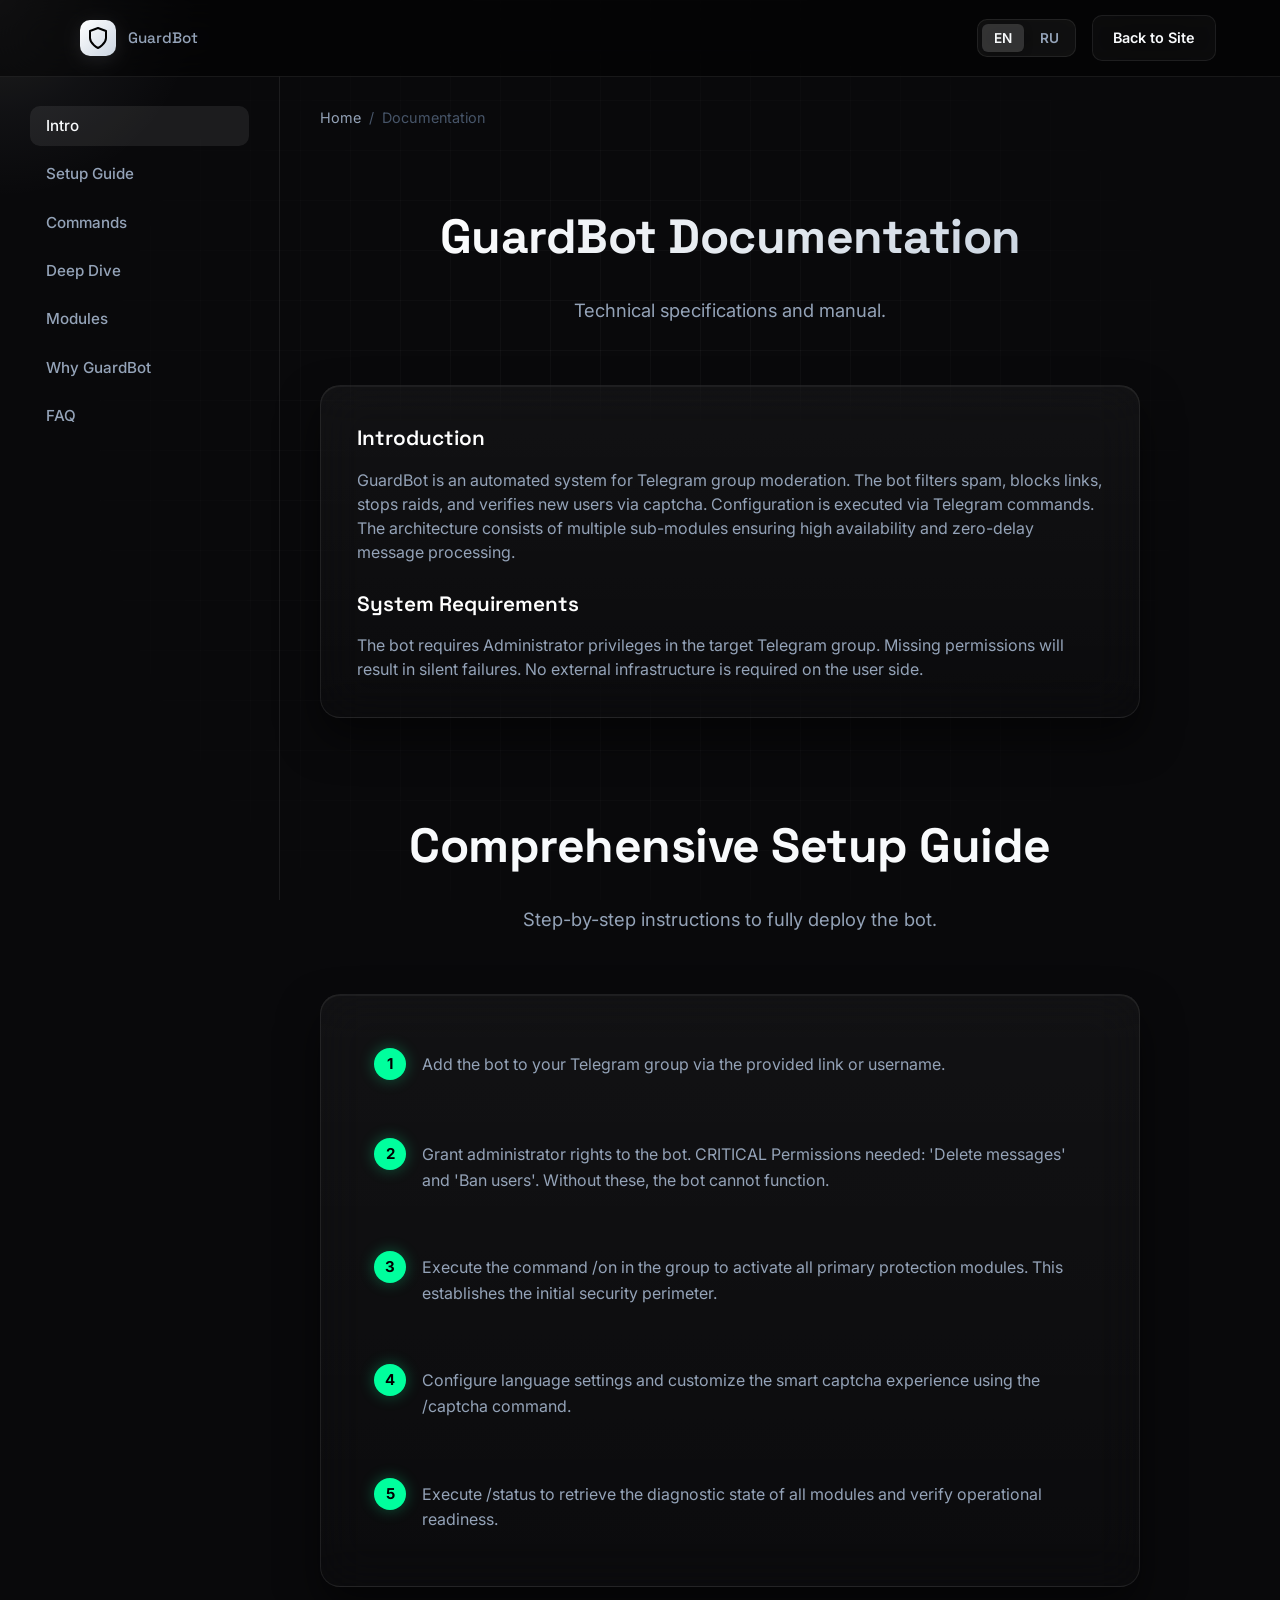
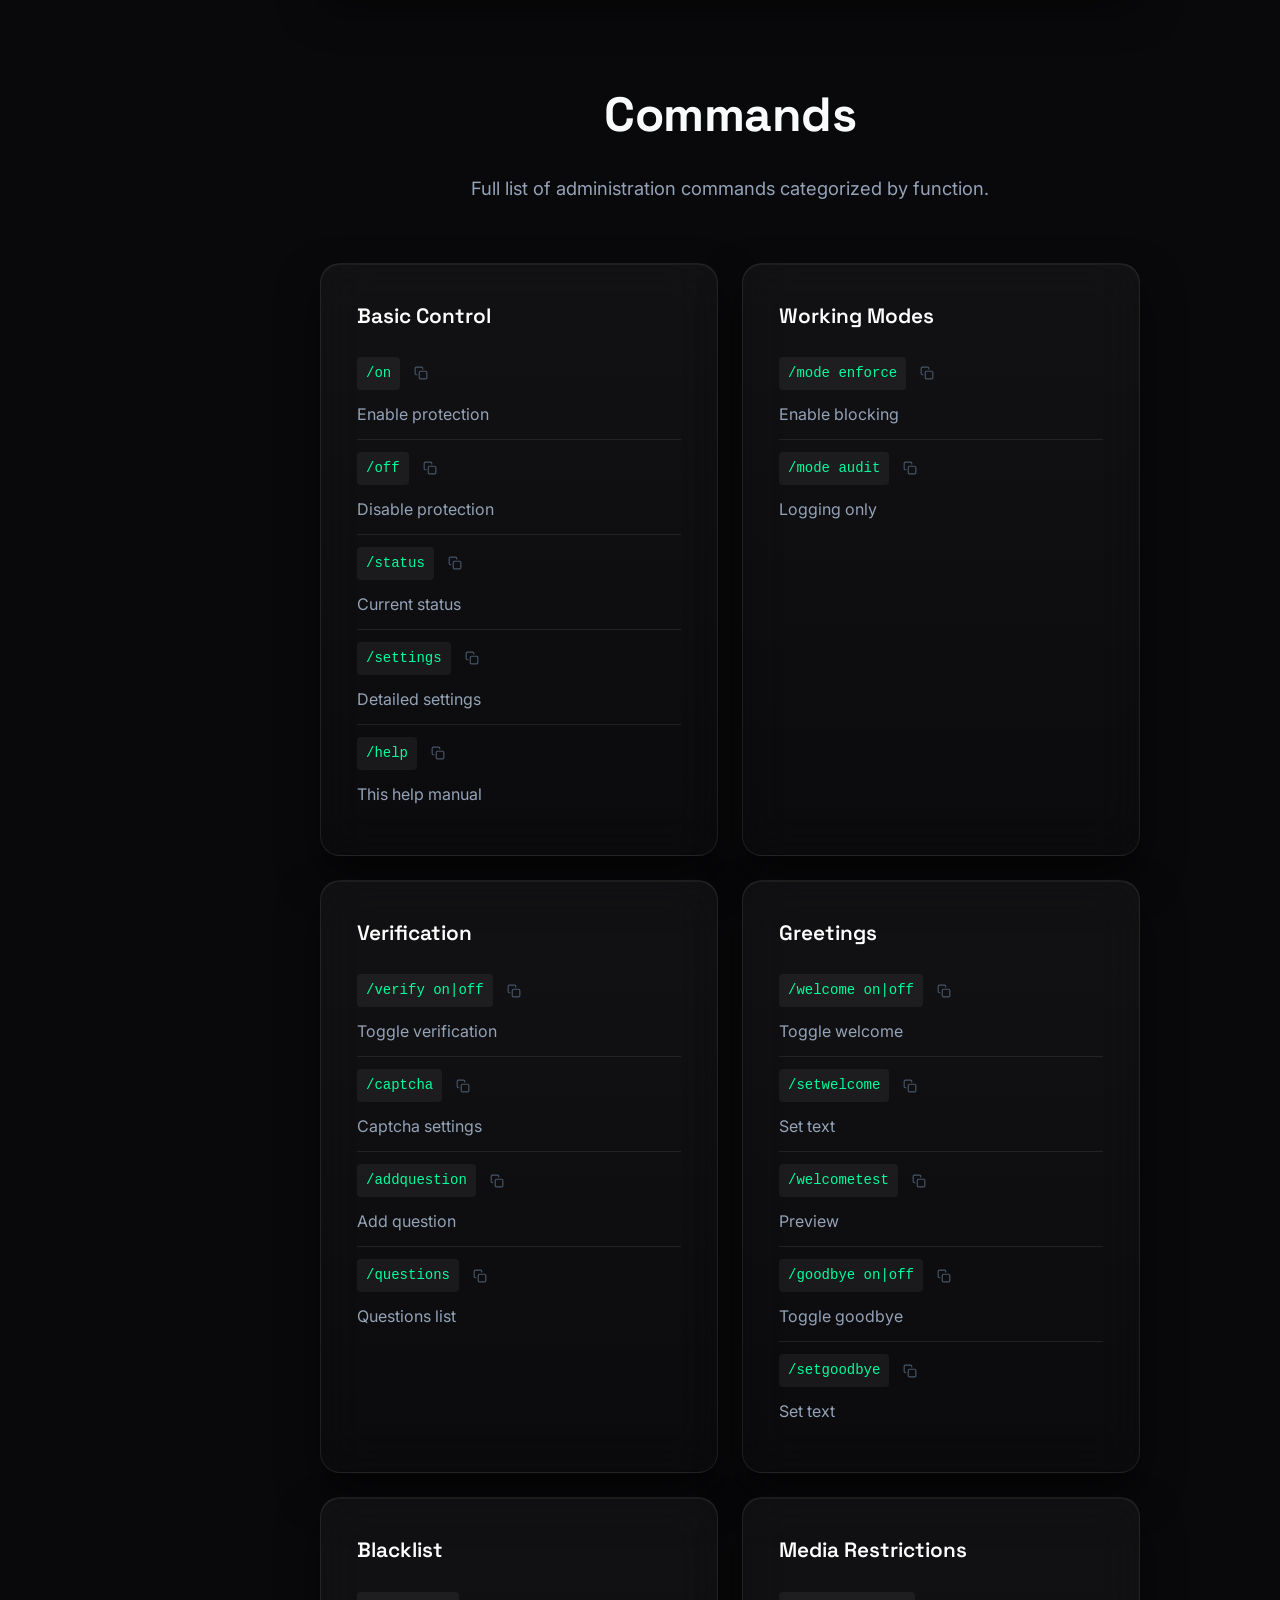
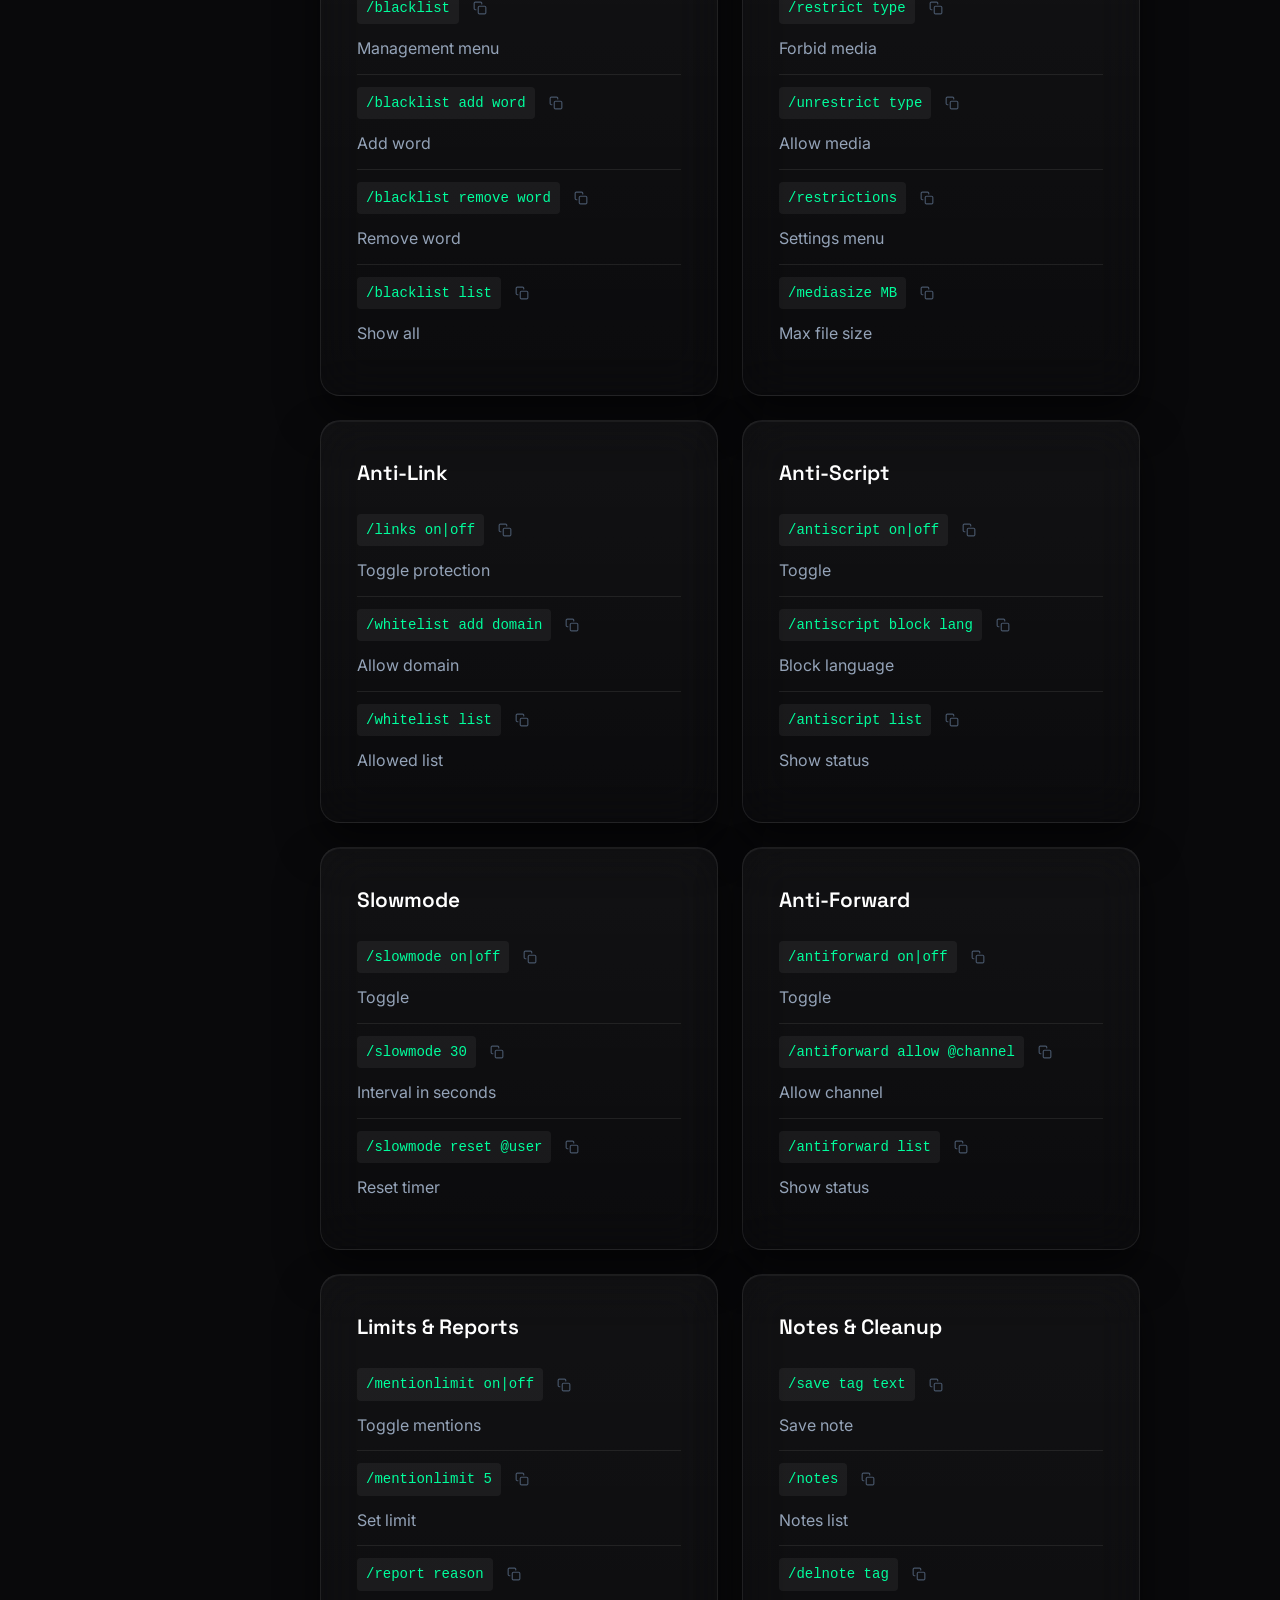
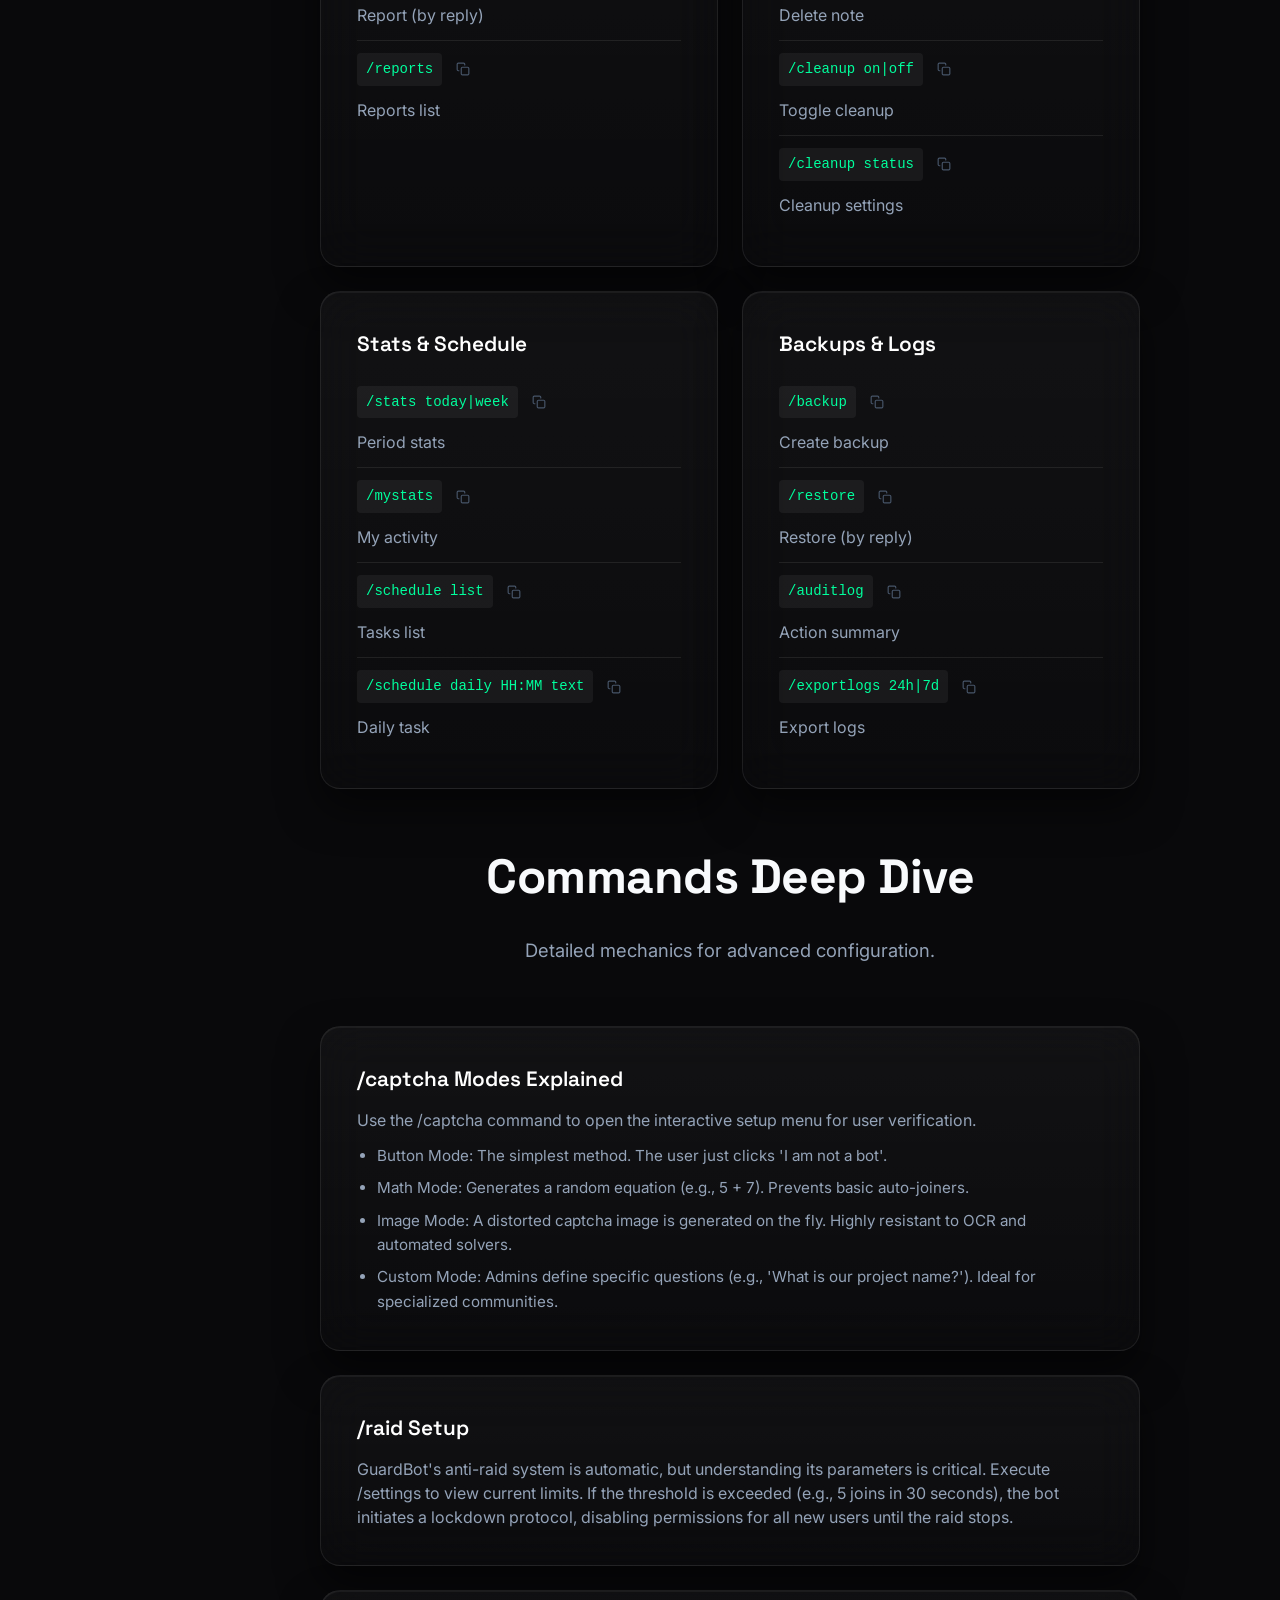
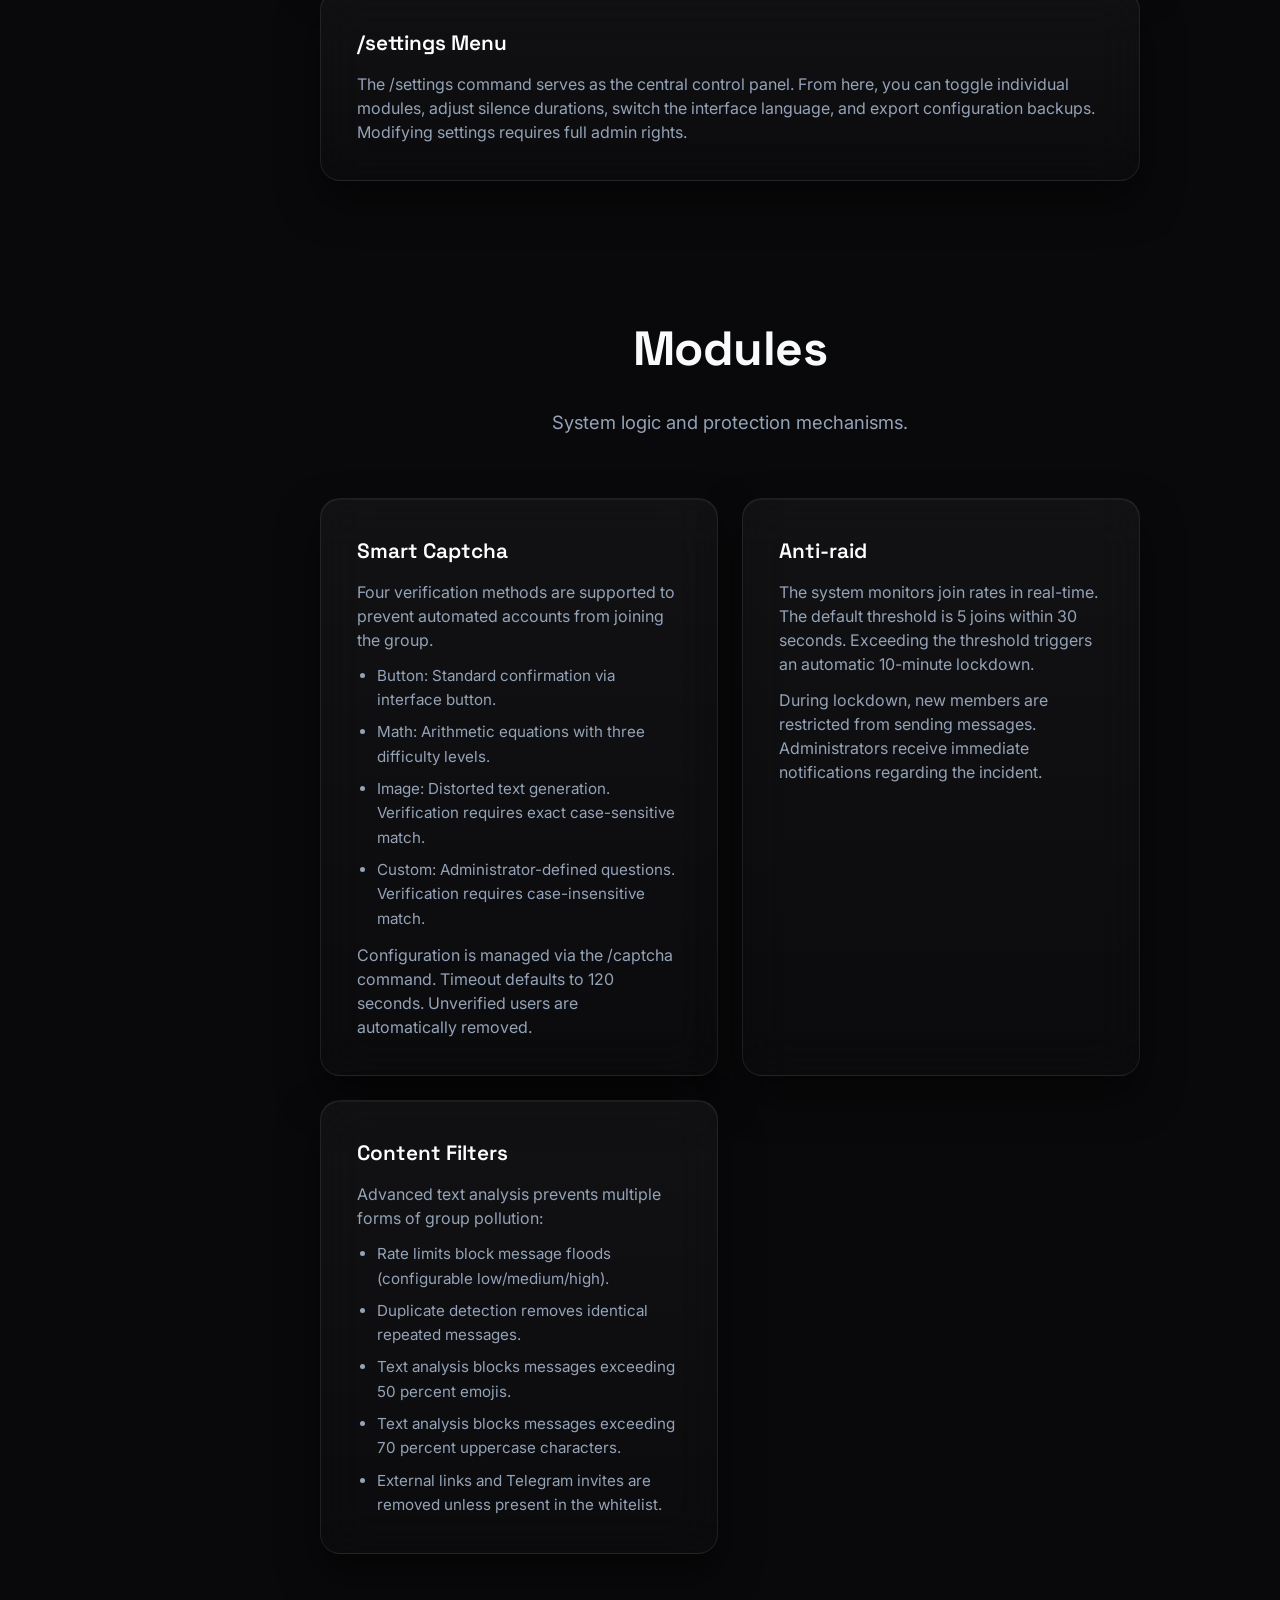
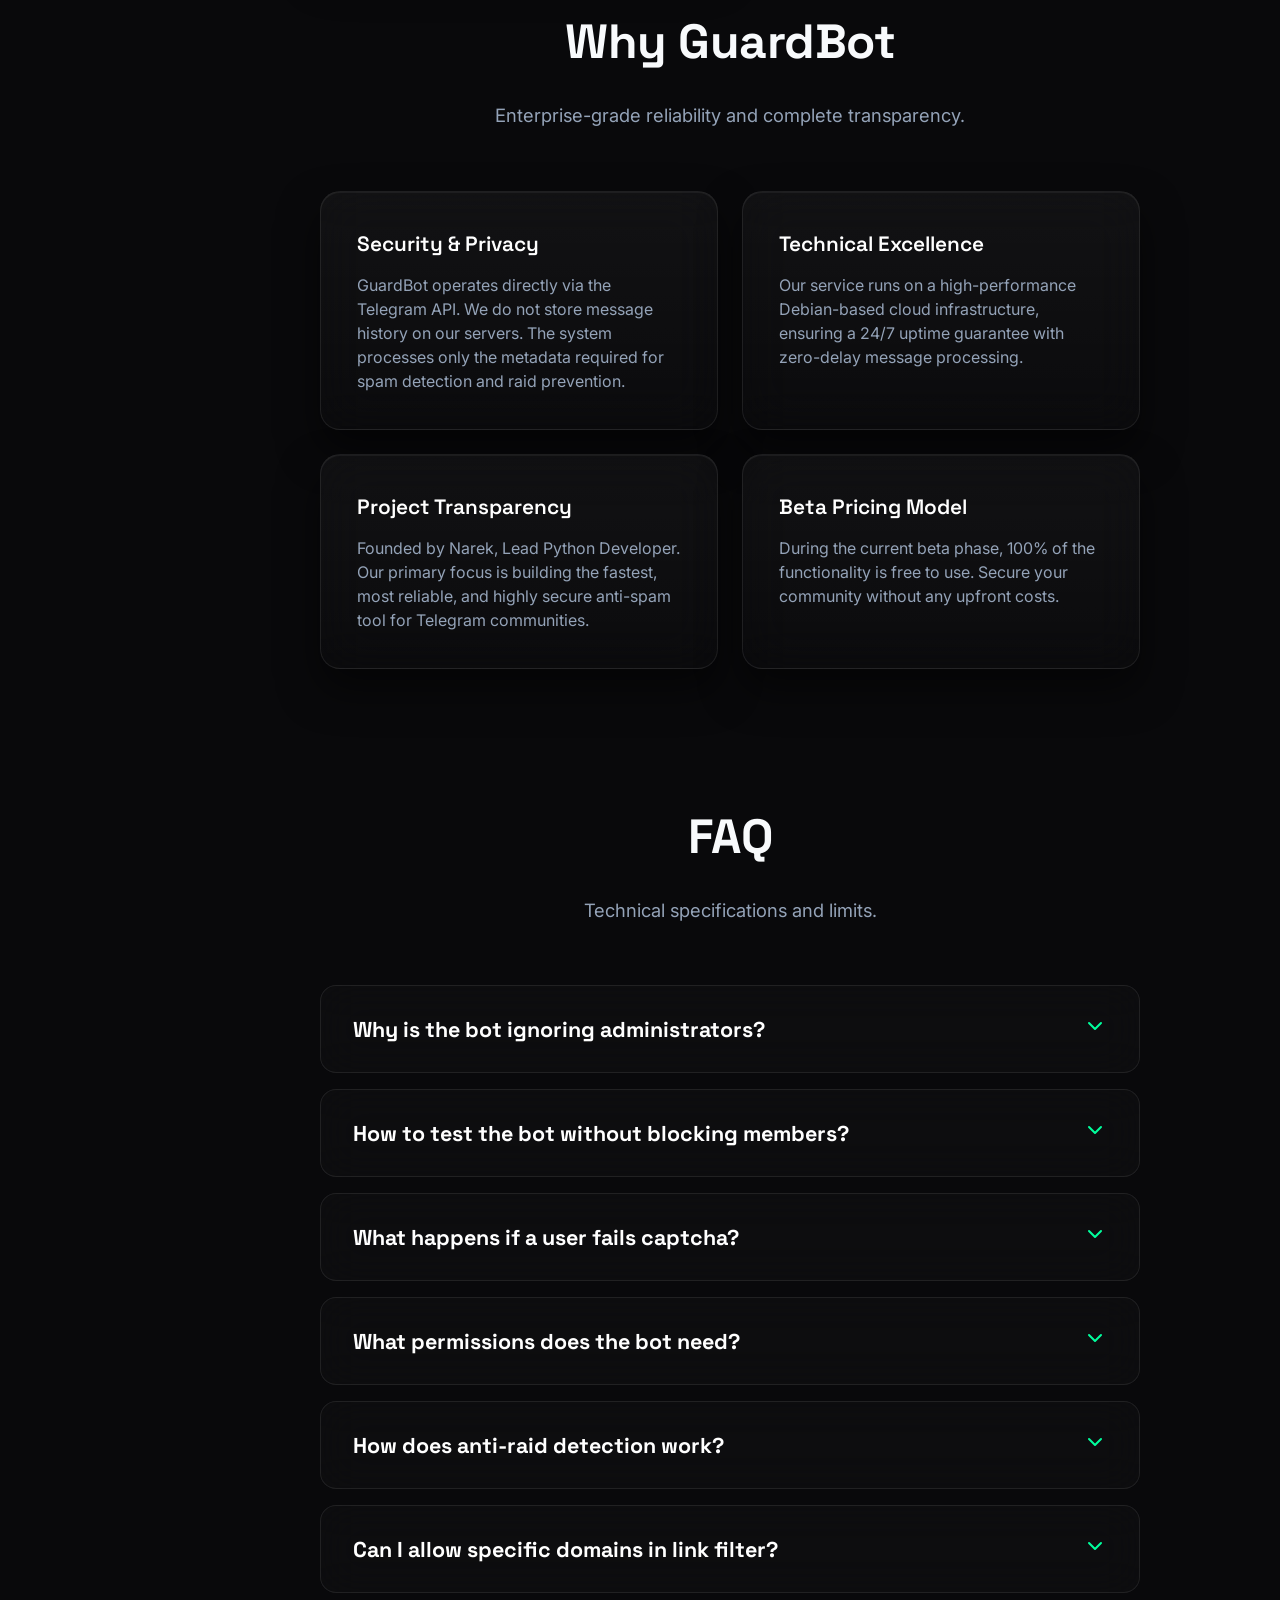
<file: docs/index.html>
<!DOCTYPE html>
<html lang="en" data-theme="dark">
<head>
    <meta charset="UTF-8">
    <meta name="viewport" content="width=device-width, initial-scale=1.0">
    <title>GuardBot | Documentation</title>
    <meta name="description" content="Official documentation for GuardBot. Learn how to setup, configure and use all commands for Telegram group protection.">
    <meta name="keywords" content="GuardBot docs, GuardBot documentation, Telegram bot setup, telegram group moderation bot manual">
    <link rel="canonical" href="https://docs.guardbot.tech/" />
    <meta name="robots" content="index, follow">
    <link rel="icon" type="image/png" href="images/Icon.png?v=2">
    <link rel="apple-touch-icon" href="images/Icon.png?v=2">
    <link rel="preconnect" href="https://fonts.googleapis.com">
    <link rel="preconnect" href="https://fonts.gstatic.com" crossorigin>
    <link href="https://fonts.googleapis.com/css2?family=Inter:wght@400;500;600;700&family=Space+Grotesk:wght@500;600;700&display=swap" rel="stylesheet">
    <script type="application/ld+json">
    {
      "@context": "https://schema.org",
      "@graph": [
        {
          "@type": "WebSite",
          "name": "GuardBot Documentation",
          "url": "https://docs.guardbot.tech",
          "publisher": {
            "@type": "Organization",
            "name": "GuardBot",
            "url": "https://guardbot.tech"
          }
        },
        {
          "@type": "BreadcrumbList",
          "itemListElement": [{
            "@type": "ListItem",
            "position": 1,
            "name": "Home",
            "item": "https://guardbot.tech"
          },{
            "@type": "ListItem",
            "position": 2,
            "name": "Documentation",
            "item": "https://docs.guardbot.tech"
          }]
        },
        {
          "@type": "FAQPage",
          "mainEntity": [
            {
              "@type": "Question",
              "name": "How to add the bot? - Как добавить бота?",
              "acceptedAnswer": {
                "@type": "Answer",
                "text": "Add the bot to your Telegram group and grant it administrator rights with message deletion and user banning permissions. - Добавьте бота в группу Telegram и предоставьте ему права администратора с доступом к удалению сообщений и блокировке пользователей."
              }
            },
            {
              "@type": "Question",
              "name": "How to enable captcha? - Как включить капчу?",
              "acceptedAnswer": {
                "@type": "Answer",
                "text": "Use the /captcha command to enable and configure the verification type (Button, Math, Image, or Custom). - Используйте команду /captcha для включения и настройки типа верификации (Кнопка, Математика, Картинка или Кастомный вопрос)."
              }
            },
            {
              "@type": "Question",
              "name": "What permissions does the bot need? - Какие права нужны боту?",
              "acceptedAnswer": {
                "@type": "Answer",
                "text": "Required: Delete messages, Ban users. Recommended: Pin messages, Manage invite links. - Обязательные: Удаление сообщений, Блокировка пользователей. Рекомендуемые: Закрепление сообщений, Управление ссылками."
              }
            }
          ]
        }
      ]
    }
    </script>
    <link rel="stylesheet" href="style.css">
    <style>
        :root {
            --primary: #00ff9d;
            --primary-glow: rgba(0, 255, 157, 0.3);
            --bg-alt: rgba(255, 255, 255, 0.05);
        }
        
        .mobile-only-link { display: none; }

        .doc-list { list-style: none; padding: 0; }
        .doc-list li { padding: 12px 0; border-bottom: 1px solid var(--border); display: flex; flex-direction: column; gap: 8px; transition: background 0.3s; }
        .doc-list li:last-child { border-bottom: none; }
        .cmd-code { background: var(--bg-alt); padding: 4px 8px; border-radius: 4px; font-family: monospace; color: var(--primary); font-size: 14px; width: fit-content; transition: all 0.3s ease; border: 1px solid transparent; }
        .doc-list li:hover .cmd-code { background: var(--primary); color: #000; box-shadow: 0 0 10px rgba(0,255,157,0.4); transform: scale(1.02); }
        .doc-list li:hover { background: rgba(255,255,255,0.02); border-radius: 8px; padding-left: 8px; padding-right: 8px; }

        .step-number { background: var(--primary); color: #000 !important; width: 32px; height: 32px; border-radius: 50%; display: inline-flex; align-items: center; justify-content: center; font-weight: 700; font-size: 15px; margin-right: 16px; flex-shrink: 0; box-shadow: 0 0 15px var(--primary-glow); }
        .step-item { display: flex; align-items: flex-start; margin-bottom: 24px; padding: 16px; border-radius: 12px; transition: background 0.3s; border: 1px solid transparent; }
        .step-item:hover { background: rgba(0,255,157,0.05); border-color: rgba(0,255,157,0.1); }
        .step-text { margin-top: 4px; line-height: 1.6; color: var(--text-secondary); flex: 1; }

        .modules-grid { display: grid; grid-template-columns: repeat(auto-fit, minmax(320px, 1fr)); gap: 24px; margin-top: 24px; }
        .commands-grid { display: grid; grid-template-columns: repeat(auto-fit, minmax(320px, 1fr)); gap: 24px; }

        .feature-card { text-align: left; align-items: flex-start; display: flex; flex-direction: column; }
        .feature-title { margin-bottom: 12px; font-family: 'Space Grotesk', sans-serif; }
        
        /* Alignment: Center headers as requested */
        .section-header { text-align: center; align-items: center; margin-bottom: 60px; display: flex; flex-direction: column; }
        .section-subtitle { margin: 0 auto; text-align: center; }

        .page { padding-top: 10px; padding-bottom: 40px; min-height: auto; display: none; opacity: 0; transition: opacity 0.4s ease; scroll-margin-top: 90px; }
        .page.active { display: block; opacity: 1; }

        .interactive-card { transition: transform 0.3s ease, box-shadow 0.3s ease; border: 1px solid var(--border); }
        .interactive-card:hover { transform: translateY(-4px); box-shadow: 0 10px 30px rgba(0,0,0,0.5), 0 0 20px rgba(0,255,157,0.1); border-color: rgba(0,255,157,0.3); }

        /* FAQ Accordion Fix */
        .faq-container { display: flex; flex-direction: column; gap: 16px; max-width: 900px; margin: 0 auto; }
        .faq-item { background: rgba(255,255,255,0.02); border: 1px solid var(--border); border-radius: 16px; overflow: hidden; transition: all 0.3s ease; position: relative; }
        .faq-item:hover { border-color: rgba(0,255,157,0.2); background: rgba(255,255,255,0.04); }
        .faq-item.open { border-color: var(--primary); box-shadow: 0 0 30px rgba(0,255,157,0.1); background: rgba(0,255,157,0.02); }
        .faq-question { width: 100%; display: flex; align-items: center; justify-content: space-between; padding: 28px 32px; background: none; border: none; color: #fff; font-family: 'Space Grotesk', sans-serif; font-size: 1.15rem; font-weight: 600; cursor: pointer; text-align: left; gap: 20px; transition: all 0.3s ease; }
        .faq-question:hover { color: var(--primary); background: rgba(255,255,255,0.02); }
        .faq-icon { color: var(--primary); transition: transform 0.4s cubic-bezier(0.16, 1, 0.3, 1); flex-shrink: 0; }
        .faq-item.open .faq-icon { transform: rotate(180deg); }
        .faq-answer-wrapper { max-height: 0; overflow: hidden; transition: max-height 0.6s cubic-bezier(0.16, 1, 0.3, 1); }
        .faq-item.open .faq-answer-wrapper { max-height: 1000px; } /* Fallback height for reliability */
        .faq-answer-inner { padding: 0 32px 32px 32px; }
        .faq-answer-content { color: rgba(255,255,255,0.9); line-height: 1.8; font-size: 1.05rem; }

        /* Mobile specific - Matching main site aesthetic */
        @media (max-width: 768px) {
            .logo { z-index: 1200 !important; position: relative; }
            .logo.nav-link { font-size: 1.4rem !important; text-align: left !important; width: auto !important; padding: 0 !important; font-weight: 700 !important; letter-spacing: -0.5px; }
            
            .section-title { font-size: 2.4rem !important; line-height: 1.2; }
            .section-header { margin-bottom: 40px; padding: 0 10px; }
            .commands-grid, .modules-grid { grid-template-columns: 1fr; gap: 16px; }
            
            .sidebar.active #nav { display: flex !important; width: 100%; gap: 12px; }
            .sidebar.active #nav .nav-link { 
                font-size: 1.1rem; color: rgba(255,255,255,0.7); font-weight: 600; width: 100%; text-align: center; 
                padding: 14px 20px; border-radius: 12px; transition: all 0.3s cubic-bezier(0.16, 1, 0.3, 1);
                background: rgba(255, 255, 255, 0.02); border: 1px solid rgba(255, 255, 255, 0.04);
            }
            .sidebar.active #nav .nav-link:hover {
                color: #fff; background: rgba(255, 255, 255, 0.08); border-color: rgba(255, 255, 255, 0.1);
            }
            .sidebar.active #nav .nav-link.active { 
                color: #000 !important; background: var(--primary) !important; font-weight: 700;
                box-shadow: 0 4px 15px var(--primary-glow); border-color: transparent;
            }
            
            .header-actions { z-index: 1200; position: relative; gap: 8px; }
            .lang-switch { padding: 2px; height: 36px; background: rgba(255,255,255,0.05); border: 1px solid rgba(255,255,255,0.1); }

            .lang-btn { padding: 4px 10px; font-size: 0.7rem; }
            .btn-back { padding: 8px 12px !important; font-size: 0.8rem !important; border-radius: 8px; height: 36px; display: flex; align-items: center; }

            .step-item { padding: 16px; }
            .step-number { width: 32px; height: 32px; font-size: 14px; margin-right: 12px; }
            .faq-question { padding: 22px 20px; font-size: 1rem; text-align: left; background: none; border: none; width: 100%; cursor: pointer; display: flex; align-items: center; justify-content: space-between; color: var(--text-primary); }
            .faq-text { font-size: 1rem; font-weight: 600; margin: 0; padding: 0; line-height: 1.4; color: inherit; }
            .faq-answer-inner { padding: 0 20px 24px 20px; }
        }




    </style>
</head>

<body>
    <div class="cursor-glow" id="cursorGlow"></div>
    <div class="ambient-glow"></div>
    <div class="ambient-glow-2"></div>

    <header>
        <div class="header-inner">
            <a href="#intro" class="logo nav-link" title="GuardBot Documentation - Home">
                <div class="logo-icon"><svg xmlns="http://www.w3.org/2000/svg" width="24" height="24" viewBox="0 0 24 24" fill="none" stroke="currentColor" stroke-width="2" stroke-linecap="round" stroke-linejoin="round"><path d="M12 22s8-4 8-10V5l-8-3-8 3v7c0 6 8 10 8 10z"></path></svg></div>
                GuardBot
            </a>

            <div class="header-actions">
                <div class="lang-switch">
                    <button class="lang-btn active" data-lang="en">EN</button>
                    <button class="lang-btn" data-lang="ru">RU</button>
                </div>
                <a href="https://guardbot.tech" target="_blank" rel="noopener noreferrer" class="btn btn-secondary btn-back" style="padding: 10px 20px; font-size: 0.9rem; border-radius: 10px;" title="Return to main website guardbot.tech">
                    <span data-en="Back to Site" data-ru="На сайт">Back to Site</span>
                </a>
                <button class="mobile-toggle" id="mobileToggle" aria-label="Toggle mobile menu">
                    <span></span><span></span><span></span>
                </button>
            </div>
        </div>
    </header>

    <div class="docs-layout">
        <aside class="sidebar" id="sidebar">
            <nav id="nav">
                <a href="#intro" class="nav-link active" data-en="Intro" data-ru="Введение" title="Go to Introduction">Intro</a>
                <a href="#quickstart" class="nav-link" data-en="Setup Guide" data-ru="Настройка" title="Go to Setup Guide">Setup Guide</a>
                <a href="#commands" class="nav-link" data-en="Commands" data-ru="Команды" title="Go to Commands list">Commands</a>
                <a href="#deepdive" class="nav-link" data-en="Deep Dive" data-ru="Подробно" title="Go to Commands Deep Dive">Deep Dive</a>
                <a href="#modules" class="nav-link" data-en="Modules" data-ru="Модули" title="Go to Modules description">Modules</a>
                <a href="#trust" class="nav-link" data-en="Why GuardBot" data-ru="Почему GuardBot" title="Why GuardBot">Why GuardBot</a>
                <a href="#faq" class="nav-link" data-en="FAQ" data-ru="FAQ" title="Go to Frequently Asked Questions">FAQ</a>
                <a href="https://guardbot.tech" target="_blank" rel="noopener noreferrer" class="nav-link mobile-only-link" data-en="Back to Site" data-ru="На сайт" style="border-top: 1px dashed rgba(255,255,255,0.1); margin-top: 12px; padding-top: 16px;" title="Return to main website guardbot.tech">Back to Site</a>
            </nav>
        </aside>

        <main class="content">
            <nav aria-label="breadcrumb" class="breadcrumbs">
                <a href="https://guardbot.tech" target="_blank" rel="noopener noreferrer" data-en="Home" data-ru="Главная">Home</a>
                <span>/</span>
                <span data-en="Documentation" data-ru="Документация">Documentation</span>
            </nav>

            <!-- INTRO -->
            <div class="page active" id="intro">
            <section class="section">
                <div class="container">
                    <div class="section-header reveal">
                        <h1 class="section-title"><span class="text-gradient" data-en="GuardBot Documentation" data-ru="Документация GuardBot">GuardBot Documentation</span></h1>
                        <p class="section-subtitle" data-en="Technical specifications and manual." data-ru="Технические спецификации и руководство.">Technical specifications and manual.</p>
                    </div>
                    <div class="feature-card interactive-card reveal">
                        <h3 class="feature-title" data-en="Introduction" data-ru="Введение">Introduction</h3>
                        <p class="feature-desc" data-en="GuardBot is an automated system for Telegram group moderation. The bot filters spam, blocks links, stops raids, and verifies new users via captcha. Configuration is executed via Telegram commands. The architecture consists of multiple sub-modules ensuring high availability and zero-delay message processing." data-ru="GuardBot - автоматизированная система модерации групп Telegram. Бот фильтрует спам, блокирует ссылки, предотвращает рейды и верифицирует новых пользователей через капчу. Настройка выполняется через команды Telegram. Архитектура состоит из множества субмодулей, обеспечивающих высокую доступность и обработку сообщений без задержек.">GuardBot is an automated system for Telegram group moderation. The bot filters spam, blocks links, stops raids, and verifies new users via captcha. Configuration is executed via Telegram commands. The architecture consists of multiple sub-modules ensuring high availability and zero-delay message processing.</p>
                        
                        <h3 class="feature-title" style="margin-top: 24px;" data-en="System Requirements" data-ru="Системные требования">System Requirements</h3>
                        <p class="feature-desc" data-en="The bot requires Administrator privileges in the target Telegram group. Missing permissions will result in silent failures. No external infrastructure is required on the user side." data-ru="Боту требуются права Администратора в целевой группе Telegram. Отсутствие разрешений приведет к тихим сбоям. На стороне пользователя дополнительная инфраструктура не требуется.">The bot requires Administrator privileges in the target Telegram group. Missing permissions will result in silent failures. No external infrastructure is required on the user side.</p>
                    </div>
                </div>
            </section>
        </div>

            <!-- QUICK START -->
            <div class="page" id="quickstart">
                <section class="section">
                    <div class="container">
                        <div class="section-header reveal">
                            <h2 class="section-title" data-en="Comprehensive Setup Guide" data-ru="Подробное руководство по настройке">Comprehensive Setup Guide</h2>
                            <p class="section-subtitle" data-en="Step-by-step instructions to fully deploy the bot." data-ru="Пошаговые инструкции для полного развертывания бота.">Step-by-step instructions to fully deploy the bot.</p>
                        </div>
                        <div class="feature-card interactive-card reveal">
                            <div class="step-item">
                                <span class="step-number">1</span>
                                <div class="step-text" data-en="Add the bot to your Telegram group via the provided link or username." data-ru="Добавьте бота в группу Telegram через предоставленную ссылку или имя пользователя.">Add the bot to your Telegram group via the provided link or username.</div>
                            </div>
                            <div class="step-item">
                                <span class="step-number">2</span>
                                <div class="step-text" data-en="Grant administrator rights to the bot. CRITICAL Permissions needed: 'Delete messages' and 'Ban users'. Without these, the bot cannot function." data-ru="Выдайте боту права администратора. КРИТИЧЕСКИ ВАЖНЫЕ разрешения: 'Удаление сообщений' и 'Блокировка пользователей'. Без них бот не сможет работать.">Grant administrator rights to the bot. CRITICAL Permissions needed: 'Delete messages' and 'Ban users'. Without these, the bot cannot function.</div>
                            </div>
                            <div class="step-item">
                                <span class="step-number">3</span>
                                <div class="step-text" data-en="Execute the command /on in the group to activate all primary protection modules. This establishes the initial security perimeter." data-ru="Выполните команду /on в группе для активации основных модулей защиты. Это создаст начальный периметр безопасности.">Execute the command /on in the group to activate all primary protection modules. This establishes the initial security perimeter.</div>
                            </div>
                            <div class="step-item">
                                <span class="step-number">4</span>
                                <div class="step-text" data-en="Configure language settings and customize the smart captcha experience using the /captcha command." data-ru="Настройте языковые параметры и кастомизируйте умную капчу с помощью команды /captcha.">Configure language settings and customize the smart captcha experience using the /captcha command.</div>
                            </div>
                            <div class="step-item" style="margin-bottom: 0;">
                                <span class="step-number">5</span>
                                <div class="step-text" data-en="Execute /status to retrieve the diagnostic state of all modules and verify operational readiness." data-ru="Выполните /status для получения диагностического состояния всех модулей и проверки готовности к работе.">Execute /status to retrieve the diagnostic state of all modules and verify operational readiness.</div>
                            </div>
                        </div>
                    </div>
                </section>
            </div>

            <!-- COMMANDS -->
            <div class="page" id="commands">
            <section class="section">
                <div class="container">
                    <div class="section-header reveal">
                        <h2 class="section-title" data-en="Commands" data-ru="Команды">Commands</h2>
                        <p class="section-subtitle" data-en="Full list of administration commands categorized by function." data-ru="Полный список команд администрирования по категориям.">Full list of administration commands categorized by function.</p>
                    </div>
                    
                    <div class="commands-grid">
                        <!-- Basic Control -->
                        <div class="feature-card interactive-card reveal">
                            <h3 class="feature-title" data-en="Basic Control" data-ru="Основные команды">Basic Control</h3>
                            <ul class="doc-list" style="width: 100%;">
                                <li><div class="cmd-code">/on</div><div class="step-text" data-en="Enable protection" data-ru="Включить защиту">Enable protection</div></li>
                                <li><div class="cmd-code">/off</div><div class="step-text" data-en="Disable protection" data-ru="Выключить защиту">Disable protection</div></li>
                                <li><div class="cmd-code">/status</div><div class="step-text" data-en="Current status" data-ru="Текущий статус">Current status</div></li>
                                <li><div class="cmd-code">/settings</div><div class="step-text" data-en="Detailed settings" data-ru="Подробные настройки">Detailed settings</div></li>
                                <li><div class="cmd-code">/help</div><div class="step-text" data-en="This help manual" data-ru="Эта справка">This help manual</div></li>
                            </ul>
                        </div>

                        <!-- Modes -->
                        <div class="feature-card interactive-card reveal">
                            <h3 class="feature-title" data-en="Working Modes" data-ru="Режимы работы">Working Modes</h3>
                            <ul class="doc-list" style="width: 100%;">
                                <li><div class="cmd-code">/mode enforce</div><div class="step-text" data-en="Enable blocking" data-ru="Включить блокировку">Enable blocking</div></li>
                                <li><div class="cmd-code">/mode audit</div><div class="step-text" data-en="Logging only" data-ru="Только логирование">Logging only</div></li>
                            </ul>
                        </div>

                        <!-- Verification -->
                        <div class="feature-card interactive-card reveal">
                            <h3 class="feature-title" data-en="Verification" data-ru="Верификация">Verification</h3>
                            <ul class="doc-list" style="width: 100%;">
                                <li><div class="cmd-code">/verify on|off</div><div class="step-text" data-en="Toggle verification" data-ru="Вкл/выкл верификацию">Toggle verification</div></li>
                                <li><div class="cmd-code">/captcha</div><div class="step-text" data-en="Captcha settings" data-ru="Настройки капчи">Captcha settings</div></li>
                                <li><div class="cmd-code">/addquestion</div><div class="step-text" data-en="Add question" data-ru="Добавить вопрос">Add question</div></li>
                                <li><div class="cmd-code">/questions</div><div class="step-text" data-en="Questions list" data-ru="Список вопросов">Questions list</div></li>
                            </ul>
                        </div>

                        <!-- Greetings -->
                        <div class="feature-card interactive-card reveal">
                            <h3 class="feature-title" data-en="Greetings" data-ru="Приветствия">Greetings</h3>
                            <ul class="doc-list" style="width: 100%;">
                                <li><div class="cmd-code">/welcome on|off</div><div class="step-text" data-en="Toggle welcome" data-ru="Вкл/выкл приветствие">Toggle welcome</div></li>
                                <li><div class="cmd-code">/setwelcome</div><div class="step-text" data-en="Set text" data-ru="Установить текст">Set text</div></li>
                                <li><div class="cmd-code">/welcometest</div><div class="step-text" data-en="Preview" data-ru="Предпросмотр">Preview</div></li>
                                <li><div class="cmd-code">/goodbye on|off</div><div class="step-text" data-en="Toggle goodbye" data-ru="Вкл/выкл прощание">Toggle goodbye</div></li>
                                <li><div class="cmd-code">/setgoodbye</div><div class="step-text" data-en="Set text" data-ru="Установить текст">Set text</div></li>
                            </ul>
                        </div>

                        <!-- Blacklist -->
                        <div class="feature-card interactive-card reveal">
                            <h3 class="feature-title" data-en="Blacklist" data-ru="Чёрный список">Blacklist</h3>
                            <ul class="doc-list" style="width: 100%;">
                                <li><div class="cmd-code">/blacklist</div><div class="step-text" data-en="Management menu" data-ru="Меню управления">Management menu</div></li>
                                <li><div class="cmd-code">/blacklist add word</div><div class="step-text" data-en="Add word" data-ru="Добавить слово">Add word</div></li>
                                <li><div class="cmd-code">/blacklist remove word</div><div class="step-text" data-en="Remove word" data-ru="Удалить слово">Remove word</div></li>
                                <li><div class="cmd-code">/blacklist list</div><div class="step-text" data-en="Show all" data-ru="Показать все">Show all</div></li>
                            </ul>
                        </div>

                        <!-- Media Restrictions -->
                        <div class="feature-card interactive-card reveal">
                            <h3 class="feature-title" data-en="Media Restrictions" data-ru="Медиа-ограничения">Media Restrictions</h3>
                            <ul class="doc-list" style="width: 100%;">
                                <li><div class="cmd-code">/restrict type</div><div class="step-text" data-en="Forbid media" data-ru="Запретить медиа">Forbid media</div></li>
                                <li><div class="cmd-code">/unrestrict type</div><div class="step-text" data-en="Allow media" data-ru="Разрешить медиа">Allow media</div></li>
                                <li><div class="cmd-code">/restrictions</div><div class="step-text" data-en="Settings menu" data-ru="Меню настроек">Settings menu</div></li>
                                <li><div class="cmd-code">/mediasize MB</div><div class="step-text" data-en="Max file size" data-ru="Макс. размер файла">Max file size</div></li>
                            </ul>
                        </div>

                        <!-- Link Protection -->
                        <div class="feature-card interactive-card reveal">
                            <h3 class="feature-title" data-en="Anti-Link" data-ru="Защита от ссылок">Anti-Link</h3>
                            <ul class="doc-list" style="width: 100%;">
                                <li><div class="cmd-code">/links on|off</div><div class="step-text" data-en="Toggle protection" data-ru="Вкл/выкл защиту">Toggle protection</div></li>
                                <li><div class="cmd-code">/whitelist add domain</div><div class="step-text" data-en="Allow domain" data-ru="Разрешить домен">Allow domain</div></li>
                                <li><div class="cmd-code">/whitelist list</div><div class="step-text" data-en="Allowed list" data-ru="Список разрешённых">Allowed list</div></li>
                            </ul>
                        </div>

                        <!-- Anti-Script -->
                        <div class="feature-card interactive-card reveal">
                            <h3 class="feature-title" data-en="Anti-Script" data-ru="Защита от скриптов">Anti-Script</h3>
                            <ul class="doc-list" style="width: 100%;">
                                <li><div class="cmd-code">/antiscript on|off</div><div class="step-text" data-en="Toggle" data-ru="Вкл/выкл">Toggle</div></li>
                                <li><div class="cmd-code">/antiscript block lang</div><div class="step-text" data-en="Block language" data-ru="Заблокировать">Block language</div></li>
                                <li><div class="cmd-code">/antiscript list</div><div class="step-text" data-en="Show status" data-ru="Показать статус">Show status</div></li>
                            </ul>
                        </div>

                        <!-- Slowmode -->
                        <div class="feature-card interactive-card reveal">
                            <h3 class="feature-title" data-en="Slowmode" data-ru="Медленный режим">Slowmode</h3>
                            <ul class="doc-list" style="width: 100%;">
                                <li><div class="cmd-code">/slowmode on|off</div><div class="step-text" data-en="Toggle" data-ru="Вкл/выкл">Toggle</div></li>
                                <li><div class="cmd-code">/slowmode 30</div><div class="step-text" data-en="Interval in seconds" data-ru="Интервал в секундах">Interval in seconds</div></li>
                                <li><div class="cmd-code">/slowmode reset @user</div><div class="step-text" data-en="Reset timer" data-ru="Сбросить таймер">Reset timer</div></li>
                            </ul>
                        </div>

                        <!-- Anti-Forward -->
                        <div class="feature-card interactive-card reveal">
                            <h3 class="feature-title" data-en="Anti-Forward" data-ru="Защита от пересылок">Anti-Forward</h3>
                            <ul class="doc-list" style="width: 100%;">
                                <li><div class="cmd-code">/antiforward on|off</div><div class="step-text" data-en="Toggle" data-ru="Вкл/выкл">Toggle</div></li>
                                <li><div class="cmd-code">/antiforward allow @channel</div><div class="step-text" data-en="Allow channel" data-ru="Разрешить">Allow channel</div></li>
                                <li><div class="cmd-code">/antiforward list</div><div class="step-text" data-en="Show status" data-ru="Показать статус">Show status</div></li>
                            </ul>
                        </div>

                        <!-- Mention Limit & Reports -->
                        <div class="feature-card interactive-card reveal">
                            <h3 class="feature-title" data-en="Limits & Reports" data-ru="Лимиты и Жалобы">Limits & Reports</h3>
                            <ul class="doc-list" style="width: 100%;">
                                <li><div class="cmd-code">/mentionlimit on|off</div><div class="step-text" data-en="Toggle mentions" data-ru="Вкл/выкл лимит">Toggle mentions</div></li>
                                <li><div class="cmd-code">/mentionlimit 5</div><div class="step-text" data-en="Set limit" data-ru="Установить лимит">Set limit</div></li>
                                <li><div class="cmd-code">/report reason</div><div class="step-text" data-en="Report (by reply)" data-ru="Пожаловаться (ответом)">Report (by reply)</div></li>
                                <li><div class="cmd-code">/reports</div><div class="step-text" data-en="Reports list" data-ru="Список жалоб">Reports list</div></li>
                            </ul>
                        </div>

                        <!-- Notes & Cleanup -->
                        <div class="feature-card interactive-card reveal">
                            <h3 class="feature-title" data-en="Notes & Cleanup" data-ru="Заметки и Очистка">Notes & Cleanup</h3>
                            <ul class="doc-list" style="width: 100%;">
                                <li><div class="cmd-code">/save tag text</div><div class="step-text" data-en="Save note" data-ru="Сохранить заметку">Save note</div></li>
                                <li><div class="cmd-code">/notes</div><div class="step-text" data-en="Notes list" data-ru="Список заметок">Notes list</div></li>
                                <li><div class="cmd-code">/delnote tag</div><div class="step-text" data-en="Delete note" data-ru="Удалить заметку">Delete note</div></li>
                                <li><div class="cmd-code">/cleanup on|off</div><div class="step-text" data-en="Toggle cleanup" data-ru="Вкл/выкл очистку">Toggle cleanup</div></li>
                                <li><div class="cmd-code">/cleanup status</div><div class="step-text" data-en="Cleanup settings" data-ru="Текущие настройки">Cleanup settings</div></li>
                            </ul>
                        </div>

                        <!-- Stats & Schedule -->
                        <div class="feature-card interactive-card reveal">
                            <h3 class="feature-title" data-en="Stats & Schedule" data-ru="Статистика и Планировщик">Stats & Schedule</h3>
                            <ul class="doc-list" style="width: 100%;">
                                <li><div class="cmd-code">/stats today|week</div><div class="step-text" data-en="Period stats" data-ru="За период">Period stats</div></li>
                                <li><div class="cmd-code">/mystats</div><div class="step-text" data-en="My activity" data-ru="Моя активность">My activity</div></li>
                                <li><div class="cmd-code">/schedule list</div><div class="step-text" data-en="Tasks list" data-ru="Список задач">Tasks list</div></li>
                                <li><div class="cmd-code">/schedule daily HH:MM text</div><div class="step-text" data-en="Daily task" data-ru="Ежедневная задача">Daily task</div></li>
                            </ul>
                        </div>

                        <!-- Backups & Logs -->
                        <div class="feature-card interactive-card reveal">
                            <h3 class="feature-title" data-en="Backups & Logs" data-ru="Бэкапы и Логи">Backups & Logs</h3>
                            <ul class="doc-list" style="width: 100%;">
                                <li><div class="cmd-code">/backup</div><div class="step-text" data-en="Create backup" data-ru="Создать бэкап">Create backup</div></li>
                                <li><div class="cmd-code">/restore</div><div class="step-text" data-en="Restore (by reply)" data-ru="Восстановить (ответом)">Restore (by reply)</div></li>
                                <li><div class="cmd-code">/auditlog</div><div class="step-text" data-en="Action summary" data-ru="Сводка действий">Action summary</div></li>
                                <li><div class="cmd-code">/exportlogs 24h|7d</div><div class="step-text" data-en="Export logs" data-ru="Экспорт логов">Export logs</div></li>
                            </ul>
                        </div>
                    </div>
                </div>
            </section>
            
            <!-- COMMANDS DEEP DIVE -->
            <div class="page" id="deepdive">
                <section class="section">
                    <div class="container">
                        <div class="section-header reveal">
                            <h2 class="section-title" data-en="Commands Deep Dive" data-ru="Глубокое погружение в команды">Commands Deep Dive</h2>
                            <p class="section-subtitle" data-en="Detailed mechanics for advanced configuration." data-ru="Детальная механика для продвинутой настройки.">Detailed mechanics for advanced configuration.</p>
                        </div>
                        
                        <div class="feature-card interactive-card reveal" style="margin-bottom: 24px;">
                            <h3 class="feature-title" data-en="/captcha Modes Explained" data-ru="Объяснение режимов /captcha">/captcha Modes Explained</h3>
                            <p class="feature-desc" style="margin-bottom: 12px;" data-en="Use the /captcha command to open the interactive setup menu for user verification." data-ru="Используйте команду /captcha для открытия интерактивного меню настройки верификации пользователей.">Use the /captcha command to open the interactive setup menu for user verification.</p>
                            <ul style="color: var(--text-secondary); margin-left: 20px; line-height: 1.6; font-size: 0.95rem; display: flex; flex-direction: column; gap: 8px;">
                                <li data-en="Button Mode: The simplest method. The user just clicks 'I am not a bot'." data-ru="Режим Кнопки: Самый простой метод. Пользователь просто нажимает 'Я не бот'.">Button Mode: The simplest method. The user just clicks 'I am not a bot'.</li>
                                <li data-en="Math Mode: Generates a random equation (e.g., 5 + 7). Prevents basic auto-joiners." data-ru="Режим Математики: Генерирует случайное уравнение (например, 5 + 7). Предотвращает базовых ботов.">Math Mode: Generates a random equation (e.g., 5 + 7). Prevents basic auto-joiners.</li>
                                <li data-en="Image Mode: A distorted captcha image is generated on the fly. Highly resistant to OCR and automated solvers." data-ru="Режим Картинки: Искаженная картинка генерируется на лету. Устойчива к OCR и авторешателям.">Image Mode: A distorted captcha image is generated on the fly. Highly resistant to OCR and automated solvers.</li>
                                <li data-en="Custom Mode: Admins define specific questions (e.g., 'What is our project name?'). Ideal for specialized communities." data-ru="Кастомный Режим: Админы задают вопросы (например, 'Как называется наш проект?'). Идеально для профильных сообществ.">Custom Mode: Admins define specific questions (e.g., 'What is our project name?'). Ideal for specialized communities.</li>
                            </ul>
                        </div>

                        <div class="feature-card interactive-card reveal" style="margin-bottom: 24px;">
                            <h3 class="feature-title" data-en="/raid Setup" data-ru="Настройка /raid">/raid Setup</h3>
                            <p class="feature-desc" data-en="GuardBot's anti-raid system is automatic, but understanding its parameters is critical. Execute /settings to view current limits. If the threshold is exceeded (e.g., 5 joins in 30 seconds), the bot initiates a lockdown protocol, disabling permissions for all new users until the raid stops." data-ru="Анти-рейд система GuardBot автоматическая, но понимание ее параметров критично. Выполните /settings для просмотра текущих лимитов. При превышении порога (например, 5 вступлений за 30 секунд), бот инициирует протокол локдауна, отключая права новых пользователей до окончания атаки.">GuardBot's anti-raid system is automatic, but understanding its parameters is critical. Execute /settings to view current limits. If the threshold is exceeded (e.g., 5 joins in 30 seconds), the bot initiates a lockdown protocol, disabling permissions for all new users until the raid stops.</p>
                        </div>

                        <div class="feature-card interactive-card reveal">
                            <h3 class="feature-title" data-en="/settings Menu" data-ru="Меню /settings">/settings Menu</h3>
                            <p class="feature-desc" data-en="The /settings command serves as the central control panel. From here, you can toggle individual modules, adjust silence durations, switch the interface language, and export configuration backups. Modifying settings requires full admin rights." data-ru="Команда /settings служит центральной панелью управления. Отсюда можно переключать отдельные модули, настраивать длительность мутов, менять язык интерфейса и экспортировать бэкапы. Изменение настроек требует полных прав администратора.">The /settings command serves as the central control panel. From here, you can toggle individual modules, adjust silence durations, switch the interface language, and export configuration backups. Modifying settings requires full admin rights.</p>
                        </div>
                    </div>
                </section>
            </div>
        </div>

        <!-- MODULES -->
        <div class="page" id="modules">
            <section class="section">
                <div class="container">
                    <div class="section-header reveal">
                        <h2 class="section-title" data-en="Modules" data-ru="Модули">Modules</h2>
                        <p class="section-subtitle" data-en="System logic and protection mechanisms." data-ru="Логика системы и механизмы защиты.">System logic and protection mechanisms.</p>
                    </div>
                    
                    <div class="modules-grid">
                        <div class="feature-card interactive-card reveal">
                            <h3 class="feature-title" data-en="Smart Captcha" data-ru="Smart Captcha">Smart Captcha</h3>
                            <p class="feature-desc" style="margin-bottom: 12px;" data-en="Four verification methods are supported to prevent automated accounts from joining the group." data-ru="Поддерживается четыре метода верификации для предотвращения вступления автоматизированных аккаунтов.">Four verification methods are supported to prevent automated accounts from joining the group.</p>
                            <ul style="color: var(--text-secondary); margin-left: 20px; line-height: 1.6; font-size: 0.95rem; display: flex; flex-direction: column; gap: 8px;">
                                <li data-en="Button: Standard confirmation via interface button." data-ru="Кнопка: Стандартное подтверждение через кнопку интерфейса.">Button: Standard confirmation via interface button.</li>
                                <li data-en="Math: Arithmetic equations with three difficulty levels." data-ru="Математика: Арифметические уравнения с тремя уровнями сложности.">Math: Arithmetic equations with three difficulty levels.</li>
                                <li data-en="Image: Distorted text generation. Verification requires exact case-sensitive match." data-ru="Картинка: Генерация искаженного текста. Требуется точное совпадение с учетом регистра.">Image: Distorted text generation. Verification requires exact case-sensitive match.</li>
                                <li data-en="Custom: Administrator-defined questions. Verification requires case-insensitive match." data-ru="Кастомная: Вопросы, заданные администратором. Требуется совпадение без учета регистра.">Custom: Administrator-defined questions. Verification requires case-insensitive match.</li>
                            </ul>
                            <p class="feature-desc" style="margin-top: 12px;" data-en="Configuration is managed via the /captcha command. Timeout defaults to 120 seconds. Unverified users are automatically removed." data-ru="Настройка выполняется через команду /captcha. Таймаут по умолчанию составляет 120 секунд. Неверифицированные пользователи удаляются автоматически.">Configuration is managed via the /captcha command. Timeout defaults to 120 seconds. Unverified users are automatically removed.</p>
                        </div>
                        
                        <div class="feature-card interactive-card reveal">
                            <h3 class="feature-title" data-en="Anti-raid" data-ru="Anti-raid">Anti-raid</h3>
                            <p class="feature-desc" data-en="The system monitors join rates in real-time. The default threshold is 5 joins within 30 seconds. Exceeding the threshold triggers an automatic 10-minute lockdown." data-ru="Система отслеживает скорость вступлений в реальном времени. Порог по умолчанию составляет 5 вступлений за 30 секунд. Превышение порога активирует автоматический локдаун на 10 минут.">The system monitors join rates in real-time. The default threshold is 5 joins within 30 seconds. Exceeding the threshold triggers an automatic 10-minute lockdown.</p>
                            <p class="feature-desc" style="margin-top: 12px;" data-en="During lockdown, new members are restricted from sending messages. Administrators receive immediate notifications regarding the incident." data-ru="Во время локдауна новые участники ограничены в отправке сообщений. Администраторы получают мгновенные уведомления об инциденте.">During lockdown, new members are restricted from sending messages. Administrators receive immediate notifications regarding the incident.</p>
                        </div>
                        
                        <div class="feature-card interactive-card reveal">
                            <h3 class="feature-title" data-en="Content Filters" data-ru="Фильтры контента">Content Filters</h3>
                            <p class="feature-desc" data-en="Advanced text analysis prevents multiple forms of group pollution:" data-ru="Продвинутый анализ текста предотвращает различные формы загрязнения группы:">Advanced text analysis prevents multiple forms of group pollution:</p>
                            <ul style="color: var(--text-secondary); margin-left: 20px; margin-top: 12px; line-height: 1.6; font-size: 0.95rem; display: flex; flex-direction: column; gap: 8px;">
                                <li data-en="Rate limits block message floods (configurable low/medium/high)." data-ru="Лимиты скорости блокируют флуд (настраивается low/medium/high).">Rate limits block message floods (configurable low/medium/high).</li>
                                <li data-en="Duplicate detection removes identical repeated messages." data-ru="Детектор дубликатов удаляет идентичные повторяющиеся сообщения.">Duplicate detection removes identical repeated messages.</li>
                                <li data-en="Text analysis blocks messages exceeding 50 percent emojis." data-ru="Анализ текста блокирует сообщения, содержащие более 50 процентов эмодзи.">Text analysis blocks messages exceeding 50 percent emojis.</li>
                                <li data-en="Text analysis blocks messages exceeding 70 percent uppercase characters." data-ru="Анализ текста блокирует сообщения, содержащие более 70 процентов заглавных букв.">Text analysis blocks messages exceeding 70 percent uppercase characters.</li>
                                <li data-en="External links and Telegram invites are removed unless present in the whitelist." data-ru="Внешние ссылки и приглашения Telegram удаляются, если они отсутствуют в белом списке.">External links and Telegram invites are removed unless present in the whitelist.</li>
                            </ul>
                        </div>
                    </div>
                </div>
            </section>
            
            <!-- TRUST & AUTHORITY -->
            <div class="page" id="trust">
                <section class="section">
                    <div class="container">
                        <div class="section-header reveal">
                            <h2 class="section-title" data-en="Why GuardBot" data-ru="Почему GuardBot">Why GuardBot</h2>
                            <p class="section-subtitle" data-en="Enterprise-grade reliability and complete transparency." data-ru="Надежность корпоративного уровня и полная прозрачность.">Enterprise-grade reliability and complete transparency.</p>
                        </div>
                        <div class="features-grid">
                            <div class="feature-card interactive-card reveal">
                                <h3 class="feature-title" data-en="Security & Privacy" data-ru="Безопасность и Приватность">Security & Privacy</h3>
                                <p class="feature-desc" data-en="GuardBot operates directly via the Telegram API. We do not store message history on our servers. The system processes only the metadata required for spam detection and raid prevention." data-ru="GuardBot работает напрямую через Telegram API. Мы не храним историю сообщений на наших серверах. Система обрабатывает только метаданные, необходимые для выявления спама и предотвращения рейдов.">GuardBot operates directly via the Telegram API. We do not store message history on our servers. The system processes only the metadata required for spam detection and raid prevention.</p>
                            </div>
                            <div class="feature-card interactive-card reveal">
                                <h3 class="feature-title" data-en="Technical Excellence" data-ru="Техническое Превосходство">Technical Excellence</h3>
                                <p class="feature-desc" data-en="Our service runs on a high-performance Debian-based cloud infrastructure, ensuring a 24/7 uptime guarantee with zero-delay message processing." data-ru="Наш сервис работает на высокопроизводительной облачной инфраструктуре на базе Debian, обеспечивая гарантию аптайма 24/7 и обработку сообщений без задержек.">Our service runs on a high-performance Debian-based cloud infrastructure, ensuring a 24/7 uptime guarantee with zero-delay message processing.</p>
                            </div>
                            <div class="feature-card interactive-card reveal">
                                <h3 class="feature-title" data-en="Project Transparency" data-ru="Прозрачность Проекта">Project Transparency</h3>
                                <p class="feature-desc" data-en="Founded by Narek, Lead Python Developer. Our primary focus is building the fastest, most reliable, and highly secure anti-spam tool for Telegram communities." data-ru="Проект основан Нареком, ведущим Python-разработчиком. Наша главная цель - создание самого быстрого, надежного и безопасного антиспам-инструмента для сообществ Telegram.">Founded by Narek, Lead Python Developer. Our primary focus is building the fastest, most reliable, and highly secure anti-spam tool for Telegram communities.</p>
                            </div>
                            <div class="feature-card interactive-card reveal">
                                <h3 class="feature-title" data-en="Beta Pricing Model" data-ru="Бета Ценообразование">Beta Pricing Model</h3>
                                <p class="feature-desc" data-en="During the current beta phase, 100% of the functionality is free to use. Secure your community without any upfront costs." data-ru="На этапе бета-тестирования 100% функционала доступно абсолютно бесплатно. Защитите свое сообщество без предварительных затрат.">During the current beta phase, 100% of the functionality is free to use. Secure your community without any upfront costs.</p>
                            </div>
                        </div>
                    </div>
                </section>
            </div>
        </div>

        <!-- FAQ -->
        <div class="page" id="faq">
            <section class="section">
                <div class="container">
                    <div class="section-header reveal">
                        <h2 class="section-title" data-en="FAQ" data-ru="FAQ">FAQ</h2>
                        <p class="section-subtitle" data-en="Technical specifications and limits." data-ru="Технические спецификации и ограничения.">Technical specifications and limits.</p>
                    </div>
                    
                    <div class="faq-container">
                        <div class="faq-item reveal">
                            <button class="faq-question" title="Show answer">
                                <h3 class="faq-text" data-en="Why is the bot ignoring administrators?" data-ru="Почему бот игнорирует администраторов?">Why is the bot ignoring administrators?</h3>
                                <span class="faq-icon"><svg xmlns="http://www.w3.org/2000/svg" width="24" height="24" viewBox="0 0 24 24" fill="none" stroke="currentColor" stroke-width="2" stroke-linecap="round" stroke-linejoin="round"><polyline points="6 9 12 15 18 9"></polyline></svg></span>
                            </button>
                            <div class="faq-answer-wrapper"><div class="faq-answer-inner"><div class="faq-answer-content" data-en="Administrators are exempt from restrictions by default. To apply link filters to administrators, execute the command /links_admin on." data-ru="Администраторы исключены из ограничений по умолчанию. Для применения фильтров ссылок к администраторам выполните команду /links_admin on.">Administrators are exempt from restrictions by default. To apply link filters to administrators, execute the command /links_admin on.</div></div></div>
                        </div>
                        <div class="faq-item reveal">
                            <button class="faq-question" title="Show answer">
                                <h3 class="faq-text" data-en="How to test the bot without blocking members?" data-ru="Как протестировать бота без блокировок?">How to test the bot without blocking members?</h3>
                                <span class="faq-icon"><svg xmlns="http://www.w3.org/2000/svg" width="24" height="24" viewBox="0 0 24 24" fill="none" stroke="currentColor" stroke-width="2" stroke-linecap="round" stroke-linejoin="round"><polyline points="6 9 12 15 18 9"></polyline></svg></span>
                            </button>
                            <div class="faq-answer-wrapper"><div class="faq-answer-inner"><div class="faq-answer-content" data-en="Execute the command /mode audit. The bot will log all violations without restricting users. Review results via /exportlogs 24h." data-ru="Выполните команду /mode audit. Бот будет логировать все нарушения без ограничения пользователей. Просмотрите результаты через /exportlogs 24h.">Execute the command /mode audit. The bot will log all violations without restricting users. Review results via /exportlogs 24h.</div></div></div>
                        </div>
                        <div class="faq-item reveal">
                            <button class="faq-question" title="Show answer">
                                <h3 class="faq-text" data-en="What happens if a user fails captcha?" data-ru="Что происходит при провале капчи?">What happens if a user fails captcha?</h3>
                                <span class="faq-icon"><svg xmlns="http://www.w3.org/2000/svg" width="24" height="24" viewBox="0 0 24 24" fill="none" stroke="currentColor" stroke-width="2" stroke-linecap="round" stroke-linejoin="round"><polyline points="6 9 12 15 18 9"></polyline></svg></span>
                            </button>
                            <div class="faq-answer-wrapper"><div class="faq-answer-inner"><div class="faq-answer-content" data-en="Users are automatically removed after exceeding the attempt limit (default: 3) or timeout (default: 120 seconds). They can rejoin and try again." data-ru="Пользователи автоматически удаляются при превышении лимита попыток (по умолчанию: 3) или таймаута (по умолчанию: 120 секунд). Они могут вернуться и попробовать снова.">Users are automatically removed after exceeding the attempt limit (default: 3) or timeout (default: 120 seconds). They can rejoin and try again.</div></div></div>
                        </div>
                        <div class="faq-item reveal">
                            <button class="faq-question" title="Show answer">
                                <h3 class="faq-text" data-en="What permissions does the bot need?" data-ru="Какие права нужны боту?">What permissions does the bot need?</h3>
                                <span class="faq-icon"><svg xmlns="http://www.w3.org/2000/svg" width="24" height="24" viewBox="0 0 24 24" fill="none" stroke="currentColor" stroke-width="2" stroke-linecap="round" stroke-linejoin="round"><polyline points="6 9 12 15 18 9"></polyline></svg></span>
                            </button>
                            <div class="faq-answer-wrapper"><div class="faq-answer-inner"><div class="faq-answer-content" data-en="Required: Delete messages, Ban users. Recommended: Pin messages, Manage invite links. Without required permissions the bot will fail silently." data-ru="Обязательные: Удаление сообщений, Блокировка пользователей. Рекомендуемые: Закрепление сообщений, Управление ссылками. Без обязательных прав бот не будет работать.">Required: Delete messages, Ban users. Recommended: Pin messages, Manage invite links. Without required permissions the bot will fail silently.</div></div></div>
                        </div>
                        <div class="faq-item reveal">
                            <button class="faq-question" title="Show answer">
                                <h3 class="faq-text" data-en="How does anti-raid detection work?" data-ru="Как работает детекция рейдов?">How does anti-raid detection work?</h3>
                                <span class="faq-icon"><svg xmlns="http://www.w3.org/2000/svg" width="24" height="24" viewBox="0 0 24 24" fill="none" stroke="currentColor" stroke-width="2" stroke-linecap="round" stroke-linejoin="round"><polyline points="6 9 12 15 18 9"></polyline></svg></span>
                            </button>
                            <div class="faq-answer-wrapper"><div class="faq-answer-inner"><div class="faq-answer-content" data-en="The system monitors join frequency. If 5 or more users join within 30 seconds, a 10-minute lockdown activates automatically. New members cannot send messages during lockdown. Administrators are notified immediately." data-ru="Система отслеживает частоту вступлений. Если 5 или более пользователей вступают за 30 секунд, автоматически активируется 10-минутный локдаун. Новые участники не могут отправлять сообщения. Администраторы получают уведомление.">The system monitors join frequency. If 5 or more users join within 30 seconds, a 10-minute lockdown activates automatically. New members cannot send messages during lockdown. Administrators are notified immediately.</div></div></div>
                        </div>
                        <div class="faq-item reveal">
                            <button class="faq-question" title="Show answer">
                                <h3 class="faq-text" data-en="Can I allow specific domains in link filter?" data-ru="Можно ли разрешить определенные домены?">Can I allow specific domains in link filter?</h3>
                                <span class="faq-icon"><svg xmlns="http://www.w3.org/2000/svg" width="24" height="24" viewBox="0 0 24 24" fill="none" stroke="currentColor" stroke-width="2" stroke-linecap="round" stroke-linejoin="round"><polyline points="6 9 12 15 18 9"></polyline></svg></span>
                            </button>
                            <div class="faq-answer-wrapper"><div class="faq-answer-inner"><div class="faq-answer-content" data-en="Yes. Use /whitelist add domain.com to allow specific domains. Use /whitelist list to view all allowed domains. Telegram invite links are always blocked regardless of whitelist." data-ru="Да. Используйте /whitelist add domain.com для добавления домена. Используйте /whitelist list для просмотра. Инвайт-ссылки Telegram блокируются всегда, вне зависимости от белого списка.">Yes. Use /whitelist add domain.com to allow specific domains. Use /whitelist list to view all allowed domains. Telegram invite links are always blocked regardless of whitelist.</div></div></div>
                        </div>
                    </div>
                </div>
            </section>
        </div>
        </div>
    </div>

    <script>
        // Language state
        let currentLang = 'en';

        // Initialize
        function init() {
            initNavigation();
            initLanguage();
            initFAQ();
            initCursor();
            initCopyButtons();
            
            // Trigger initial reveals
            setTimeout(handleScroll, 100);
            window.addEventListener('scroll', handleScroll);
        }

        // Copy Code Buttons
        function initCopyButtons() {
            document.querySelectorAll('.cmd-code').forEach(el => {
                const btn = document.createElement('button');
                btn.className = 'copy-btn';
                btn.innerHTML = '<svg xmlns="http://www.w3.org/2000/svg" width="14" height="14" viewBox="0 0 24 24" fill="none" stroke="currentColor" stroke-width="2" stroke-linecap="round" stroke-linejoin="round"><rect x="9" y="9" width="13" height="13" rx="2" ry="2"></rect><path d="M5 15H4a2 2 0 0 1-2-2V4a2 2 0 0 1 2-2h9a2 2 0 0 1 2 2v1"></path></svg>';
                btn.title = 'Copy Code';
                btn.addEventListener('click', (e) => {
                    e.preventDefault();
                    navigator.clipboard.writeText(el.textContent.trim());
                    const originalIcon = btn.innerHTML;
                    btn.innerHTML = '<svg xmlns="http://www.w3.org/2000/svg" width="14" height="14" viewBox="0 0 24 24" fill="none" stroke="#00ff9d" stroke-width="2" stroke-linecap="round" stroke-linejoin="round"><polyline points="20 6 9 17 4 12"></polyline></svg>';
                    setTimeout(() => btn.innerHTML = originalIcon, 2000);
                });
                
                const wrapper = document.createElement('div');
                wrapper.className = 'cmd-wrapper';
                el.parentNode.insertBefore(wrapper, el);
                wrapper.appendChild(el);
                wrapper.appendChild(btn);
            });
        }

        // Navigation (Smooth scroll and scrollspy)
        function initNavigation() {
            const links = document.querySelectorAll('.sidebar .nav-link');
            const mobileToggle = document.getElementById('mobileToggle');
            const sidebar = document.getElementById('sidebar');

            links.forEach(link => {
                link.addEventListener('click', (e) => {
                    const hrefAttr = link.getAttribute('href');
                    if (hrefAttr && hrefAttr.startsWith('#')) {
                        const targetId = hrefAttr.substring(1);
                        const targetPage = document.getElementById(targetId);
                        
                        if (targetPage) {
                            e.preventDefault();
                            const headerOffset = 80;
                            const elementPosition = targetPage.getBoundingClientRect().top;
                            const offsetPosition = elementPosition + window.pageYOffset - headerOffset;
                            
                            window.scrollTo({
                                top: offsetPosition,
                                behavior: "smooth"
                            });
                            
                            if (sidebar.classList.contains('active')) {
                                sidebar.classList.remove('active');
                                mobileToggle.classList.remove('active');
                            }
                        }
                    } else {
                        // For external links (like back to site), close the menu if open
                        if (sidebar.classList.contains('active')) {
                            sidebar.classList.remove('active');
                            mobileToggle.classList.remove('active');
                        }
                    }
                });
            });

            // Mobile menu toggle
            mobileToggle?.addEventListener('click', () => {
                sidebar.classList.toggle('active');
                mobileToggle.classList.toggle('active');
            });
            
            // Scrollspy logic
            const observerOptions = {
                root: null,
                rootMargin: '-20% 0px -80% 0px',
                threshold: 0
            };
            
            const observer = new IntersectionObserver(entries => {
                entries.forEach(entry => {
                    if (entry.isIntersecting) {
                        links.forEach(link => {
                            if (link.getAttribute('href') === '#' + entry.target.id) {
                                link.classList.add('active');
                            } else {
                                link.classList.remove('active');
                            }
                        });
                    }
                });
            }, observerOptions);
            
            document.querySelectorAll('.page').forEach(page => {
                observer.observe(page);
            });
        }

        // Language toggle
        function initLanguage() {
            const btns = document.querySelectorAll('.lang-btn');
            
            function setLanguage(lang) {
                currentLang = lang;
                btns.forEach(btn => {
                    btn.classList.toggle('active', btn.dataset.lang === lang);
                });
                
                document.querySelectorAll('[data-en]').forEach(el => {
                    el.textContent = el.dataset[lang] || el.dataset.en;
                });
            }

            btns.forEach(btn => {
                btn.addEventListener('click', () => setLanguage(btn.dataset.lang));
            });
        }

        // FAQ Accordion
        function initFAQ() {
            document.querySelectorAll('.faq-question').forEach(btn => {
                btn.addEventListener('click', () => {
                    const item = btn.parentElement;
                    const isOpen = item.classList.contains('open');
                    // Close all
                    document.querySelectorAll('.faq-item.open').forEach(openItem => {
                        if (openItem !== item) {
                            openItem.classList.remove('open');
                            const w = openItem.querySelector('.faq-answer-wrapper');
                            if (w) w.style.maxHeight = null;
                        }
                    });
                    // Toggle current
                    item.classList.toggle('open');
                    const wrapper = item.querySelector('.faq-answer-wrapper');
                    if (wrapper) {
                        if (!isOpen) {
                            // Using a fixed large value in CSS as backup, but JS helps for precision
                            wrapper.style.maxHeight = (wrapper.scrollHeight + 50) + 'px';
                        } else {
                            wrapper.style.maxHeight = null;
                        }
                    }
                });
            });
        }

        // Reveal animations on scroll
        function handleScroll() {
            const reveals = document.querySelectorAll('.reveal');
            const windowHeight = window.innerHeight;
            const elementVisible = 100;

            reveals.forEach(reveal => {
                const elementTop = reveal.getBoundingClientRect().top;
                
                if (elementTop < windowHeight - elementVisible) {
                    reveal.classList.add('active');
                }
            });
        }

        // Custom cursor glow
        function initCursor() {
            const cursor = document.getElementById('cursorGlow');
            
            document.addEventListener('mousemove', (e) => {
                cursor.style.left = e.clientX + 'px';
                cursor.style.top = e.clientY + 'px';
            });
        }

        // Run
        document.addEventListener('DOMContentLoaded', init);
    </script>
</body>
</html>
</file>
<file: docs/style.css>
:root {
            --font-heading: 'Space Grotesk', sans-serif;
            --font-body: 'Inter', sans-serif;
            
            /* Midnight Glass — Premium Dark */
            --bg: #09090b;
            --bg-secondary: #111113;
            --surface: rgba(255, 255, 255, 0.03);
            --surface-hover: rgba(255, 255, 255, 0.06);
            --border: rgba(255, 255, 255, 0.08);
            --border-hover: rgba(255, 255, 255, 0.18);
            --text: #f8fafc;
            --text-secondary: #94a3b8;
            --text-muted: #475569;
            
            --accent: #f8fafc;
            --accent-glow: rgba(248, 250, 252, 0.1);
            --cyan: #cbd5e1;
            --cyan-glow: rgba(203, 213, 225, 0.08);
            
            --gradient: linear-gradient(135deg, #ffffff 0%, #cbd5e1 100%);
            --radius: 12px;
            --radius-lg: 20px;
            --transition: all 0.5s cubic-bezier(0.32, 0.72, 0, 1);
        }

        * { margin: 0; padding: 0; box-sizing: border-box; }
        html { scroll-behavior: smooth; }
        
        body {
            font-family: var(--font-body);
            background: var(--bg);
            color: var(--text);
            line-height: 1.6;
            min-height: 100vh;
            overflow-x: hidden;
            position: relative;
        }

        /* Dynamic Grid Background */
        body::before {
            content: '';
            position: fixed;
            inset: 0;
            background-image: 
                linear-gradient(rgba(255, 255, 255, 0.03) 1px, transparent 1px),
                linear-gradient(90deg, rgba(255, 255, 255, 0.03) 1px, transparent 1px);
            background-size: 50px 50px;
            z-index: -2;
            pointer-events: none;
            mask-image: radial-gradient(circle at 50% 50%, black 20%, transparent 80%);
            -webkit-mask-image: radial-gradient(circle at 50% 50%, black 20%, transparent 80%);
        }

        /* Cursor Glow - fixed offset */
        .cursor-glow {
            position: fixed;
            top: 0;
            left: 0;
            width: 400px;
            height: 400px;
            background: radial-gradient(circle, rgba(255, 255, 255, 0.1) 0%, rgba(203, 213, 225, 0.04) 40%, transparent 70%);
            border-radius: 50%;
            pointer-events: none;
            z-index: -1;
            /* Transform handles the centering relative to top/left values set in JS */
            transform: translate(-50%, -50%);
            opacity: 1;
            mix-blend-mode: screen;
            /* Smooth tracking */
            transition: left 0.1s ease-out, top 0.1s ease-out;
        }

        /* Typography */
        .text-gradient {
            background: var(--gradient);
            -webkit-background-clip: text;
            -webkit-text-fill-color: transparent;
            background-clip: text;
            display: inline-block;
        }
        
        .hero-title .text-gradient {
            animation: textShimmer 3s infinite linear;
            background-size: 200% auto;
        }

        @keyframes textShimmer {
            0% { background-position: 0% center; }
            100% { background-position: 200% center; }
        }

        /* Header */
        header {
            position: fixed; top: 0; left: 0; right: 0; z-index: 100;
            background: rgba(0, 0, 0, 0.5); border-bottom: 1px solid var(--border);
            backdrop-filter: blur(30px); -webkit-backdrop-filter: blur(30px);
            transition: var(--transition);
        }
        .header-inner {
            max-width: 1200px; margin: 0 auto; padding: 0 24px; height: 76px;
            display: flex; align-items: center; justify-content: space-between;
        }
        .logo {
            display: flex; align-items: center; gap: 12px;
            font-family: var(--font-heading); font-size: 1.5rem; font-weight: 700;
            color: var(--text); text-decoration: none; transition: var(--transition);
        }
        .logo:hover { transform: scale(1.02); }
        .logo-icon {
            width: 36px; height: 36px; background: var(--gradient);
            border-radius: 10px; display: flex; align-items: center; justify-content: center;
            color: #000; box-shadow: 0 4px 20px var(--accent-glow);
        }
        
        nav { display: flex; align-items: center; gap: 6px; }
        .nav-link {
            padding: 8px 16px; color: var(--text-secondary); text-decoration: none;
            font-size: 0.95rem; font-weight: 500; border-radius: 10px;
            transition: var(--transition); cursor: pointer; position: relative;
        }
        .nav-link:hover, .nav-link.active { color: var(--text); background: rgba(255,255,255,0.08); }
        
        .header-actions { display: flex; align-items: center; gap: 16px; }
        .lang-switch {
            display: flex; align-items: center; background: rgba(255,255,255,0.05);
            border: 1px solid var(--border); border-radius: 10px; overflow: hidden;
            padding: 4px; gap: 4px; backdrop-filter: blur(10px);
        }
        .lang-btn {
            background: transparent; border: none; color: var(--text-secondary);
            padding: 6px 12px; cursor: pointer; font-family: var(--font-body);
            font-size: 0.85rem; font-weight: 600; transition: var(--transition);
            border-radius: 6px;
        }
        .lang-btn:hover { color: var(--text); }
        .lang-btn.active { background: rgba(255,255,255,0.15); color: var(--text); box-shadow: 0 2px 10px rgba(0,0,0,0.2); }

        .btn {
            display: inline-flex; align-items: center; justify-content: center; gap: 8px;
            padding: 14px 28px; font-size: 1rem; font-weight: 600; border-radius: 14px;
            text-decoration: none; transition: var(--transition); cursor: pointer;
            border: none; font-family: inherit; position: relative; overflow: hidden;
        }
        .btn-primary {
            background: var(--gradient); color: #000;
            box-shadow: 0 8px 25px rgba(255, 255, 255, 0.08);
        }
        .btn-primary::after {
            content: ''; position: absolute; top: 0; left: -100%; width: 100%; height: 100%;
            background: linear-gradient(90deg, transparent, rgba(255,255,255,0.3), transparent);
            transition: left 0.5s ease;
        }
        .btn-primary:hover {
            transform: translateY(-2px); box-shadow: 0 12px 35px rgba(255, 255, 255, 0.1);
        }
        .btn-primary:hover::after { left: 100%; }
        
        .btn-secondary {
            background: var(--surface); color: var(--text); border: 1px solid var(--border);
            backdrop-filter: blur(20px);
        }
        .btn-secondary:hover {
            background: var(--surface-hover); border-color: var(--cyan);
            transform: translateY(-2px); box-shadow: 0 8px 25px rgba(255, 255, 255, 0.04);
        }

        main { padding-top: 0; }
        .page { display: block !important; opacity: 1 !important; padding-top: 20px; padding-bottom: 20px; min-height: auto; scroll-margin-top: 90px; }

        /* Docs Layout */
        .docs-layout { display: flex; max-width: 1400px; margin: 0 auto; padding-top: 76px; position: relative; align-items: flex-start; }
        .sidebar { position: sticky; top: 76px; width: 280px; height: calc(100vh - 76px); overflow-y: auto; border-right: 1px solid var(--border); padding: 30px; flex-shrink: 0; z-index: 90; }
        .sidebar::-webkit-scrollbar { width: 6px; }
        .sidebar::-webkit-scrollbar-thumb { background: rgba(255,255,255,0.1); border-radius: 3px; }
        .content { flex: 1; padding: 30px 40px 100px; max-width: 900px; width: 100%; min-width: 0; }
        
        #nav { display: flex; flex-direction: column; gap: 8px; }
        #nav .nav-link { width: 100%; text-align: left; }

        /* Breadcrumbs */
        .breadcrumbs { display: flex; gap: 8px; align-items: center; font-size: 0.9rem; color: var(--text-muted); margin-bottom: 40px; }
        .breadcrumbs a { color: var(--text-secondary); text-decoration: none; transition: var(--transition); }
        .breadcrumbs a:hover { color: var(--cyan); }
        .breadcrumbs span { color: var(--text-muted); }

        /* Copy Button */
        .cmd-wrapper { display: flex; align-items: center; gap: 8px; }
        .copy-btn { background: none; border: none; color: var(--text-muted); cursor: pointer; padding: 6px; border-radius: 6px; transition: var(--transition); display: flex; align-items: center; justify-content: center; }
        .copy-btn:hover { color: var(--primary); background: rgba(0, 255, 157, 0.1); }

        .container { width: 100%; max-width: 100%; padding: 0; margin: 0; }
        .section { padding: 20px 0; }
        .section-header { text-align: left; margin-bottom: 40px; }
        .section-title { font-family: var(--font-heading); font-size: 3rem; font-weight: 700; margin-bottom: 20px; letter-spacing: -0.5px; }
        .section-subtitle { font-size: 1.15rem; color: var(--text-secondary); max-width: 600px; margin: 0 auto; line-height: 1.6; }

        /* Reveals */
        .reveal { opacity: 0; transform: translateY(30px) scale(0.95); transition: all 0.8s cubic-bezier(0.16, 1, 0.3, 1); }
        .reveal.active { opacity: 1; transform: translateY(0) scale(1); }

        /* Hero */
        
        .hero::before {
            content: ''; position: absolute; top: 0; left: 50%; transform: translateX(-50%);
            width: 800px; height: 600px; background: radial-gradient(ellipse at top, rgba(255,255,255,0.08), transparent 70%);
            pointer-events: none; z-index: -1;
        }
        .hero { padding: 80px 0 100px; text-align: center; position: relative; perspective: 1000px; }
    
        .hero-badge {
            display: inline-flex; align-items: center; gap: 8px; padding: 8px 20px;
            background: rgba(255, 255, 255, 0.02); border: 1px solid rgba(255, 255, 255, 0.06);
            color: var(--cyan); border-radius: 50px; font-size: 0.9rem; font-weight: 600;
            margin-bottom: 30px; backdrop-filter: blur(10px); box-shadow: 0 0 30px rgba(255, 255, 255, 0.04);
            transition: var(--transition);
        }
        .hero-badge:hover { transform: translateY(-2px) scale(1.05); box-shadow: 0 0 40px rgba(255, 255, 255, 0.08); border-color: var(--cyan); }
        
        .hero-title {
            font-family: var(--font-heading); font-size: 4.8rem; font-weight: 700;
            line-height: 1.1; margin-bottom: 24px; max-width: 900px; margin-inline: auto;
            letter-spacing: -1.5px; text-shadow: 0 10px 40px rgba(0,0,0,0.5);
        }
        .hero-desc { font-size: 1.25rem; color: var(--text-secondary); max-width: 650px; margin: 0 auto 40px; line-height: 1.7; }
        .hero-actions { display: flex; gap: 16px; justify-content: center; flex-wrap: wrap; }
        
        .hero-stats { display: flex; justify-content: center; gap: 80px; margin-top: 100px; padding-top: 50px; border-top: 1px solid var(--border); }
        .hero-stat { text-align: center; transition: var(--transition); }
        .hero-stat:hover { transform: translateY(-5px) scale(1.05); }
        .hero-stat-value { font-family: var(--font-heading); font-size: 3rem; font-weight: 700; color: var(--text); margin-bottom: 4px; text-shadow: 0 0 20px rgba(255,255,255,0.2); }
        .hero-stat-label { font-size: 1rem; color: var(--accent); font-weight: 500; text-transform: uppercase; letter-spacing: 1.5px; }

        /* Cards with Dynamic Borders */
        .features-grid { display: grid; grid-template-columns: repeat(auto-fit, minmax(280px, 1fr)); gap: 24px; }
        
        .feature-card, .pricing-card, .command-group {
            background: linear-gradient(180deg, rgba(255,255,255,0.04) 0%, rgba(255,255,255,0.01) 100%);
            border: 1px solid var(--border);
            border-top: 1px solid rgba(255,255,255,0.12); /* Double-bezel top highlight */
            box-shadow: 0 20px 40px rgba(0,0,0,0.5), inset 0 1px 0 rgba(255,255,255,0.05);
            border-radius: var(--radius-lg); padding: 36px; transition: transform 0.4s cubic-bezier(0.16, 1, 0.3, 1), box-shadow 0.4s ease, border-color 0.4s ease;
            backdrop-filter: blur(24px); position: relative; overflow: visible;
            display: flex; flex-direction: column; z-index: 1; transform-style: preserve-3d;
        }
        .feature-card:hover, .pricing-card:hover, .command-group:hover {
            box-shadow: 0 30px 60px rgba(0,0,0,0.7), inset 0 1px 0 rgba(255,255,255,0.1);
            border-top-color: rgba(255,255,255,0.25);
            transform: translateY(-4px);
        }
    .feature-card::before, .pricing-card::before, .command-group::before {
            content: ''; position: absolute; inset: 0; padding: 1.5px;
            border-radius: inherit;
            background: radial-gradient(
                400px circle at var(--mouse-x, 0) var(--mouse-y, 0),
                rgba(255, 255, 255, 0.15),
                transparent 40%
            );
            -webkit-mask: linear-gradient(#fff 0 0) content-box, linear-gradient(#fff 0 0);
            -webkit-mask-composite: xor; mask-composite: exclude;
            opacity: 0; transition: opacity 0.5s; pointer-events: none; z-index: -1;
        }
        .feature-card:hover::before, .pricing-card:hover::before, .command-group:hover::before { opacity: 1; }
        
        .feature-icon {
            width: 56px; height: 56px; background: rgba(255, 255, 255, 0.02);
            color: var(--cyan); border-radius: 16px; display: flex; align-items: center;
            justify-content: center; margin-bottom: 24px; border: 1px solid rgba(255, 255, 255, 0.03);
            transition: var(--transition);
        }
        .feature-card:hover .feature-icon { transform: scale(1.1) rotate(5deg); background: rgba(255, 255, 255, 0.03); border-color: var(--cyan); color: #fff; box-shadow: 0 0 20px var(--cyan-glow); }
        .feature-title { font-family: var(--font-heading); font-size: 1.3rem; font-weight: 600; margin-bottom: 12px; color: #fff; }
        .feature-desc { color: var(--text-secondary); font-size: 1rem; line-height: 1.5; }

        /* Pricing adjustments */
        .pricing-grid { display: grid; grid-template-columns: repeat(auto-fit, minmax(260px, 1fr)); gap: 24px; perspective: 1500px; }
        .pricing-card { padding: 48px 32px; transform-origin: center center; }
        .pricing-card.popular {
            border: 1px solid rgba(255, 255, 255, 0.08);
            background: linear-gradient(180deg, rgba(255, 255, 255, 0.02) 0%, var(--surface) 100%);
            box-shadow: 0 15px 40px rgba(255, 255, 255, 0.03);
        }
        .pricing-badge {
            position: absolute; top: -14px; left: 50%; transform: translateX(-50%);
            background: var(--gradient); color: white; padding: 6px 20px;
            border-radius: 50px; font-size: 0.8rem; font-weight: 700; text-transform: uppercase;
            box-shadow: 0 4px 15px var(--accent-glow); letter-spacing: 1px;
        }
        .pricing-name { font-family: var(--font-heading); font-size: 1.4rem; font-weight: 600; margin-bottom: 12px; color: var(--cyan); text-shadow: 0 0 10px rgba(255, 255, 255, 0.06); }
        .pricing-price { font-family: var(--font-heading); font-size: 3.5rem; font-weight: 700; margin-bottom: 4px; line-height: 1; }
        .pricing-period { color: var(--text-muted); font-size: 1rem; margin-bottom: 40px; }
        .pricing-features { list-style: none; margin-bottom: 40px; flex-grow: 1; }
        .pricing-features li { display: flex; align-items: flex-start; gap: 12px; padding: 12px 0; color: var(--text-secondary); font-size: 1rem; border-bottom: 1px solid rgba(255,255,255,0.03); transition: var(--transition); }
        .pricing-features li:hover { color: var(--text); padding-left: 5px; }
        .pricing-features li:last-child { border-bottom: none; }
        .pricing-features li svg { flex-shrink: 0; margin-top: 2px; }

        /* Compare Table */
        .comparison-wrapper { overflow-x: auto; border-radius: var(--radius-lg); border: 1px solid var(--border); background: rgba(10, 10, 15, 0.6); backdrop-filter: blur(30px); box-shadow: 0 20px 50px rgba(0,0,0,0.5); }
        .comparison-table { width: 100%; border-collapse: collapse; min-width: 800px; }
        .comparison-table th, .comparison-table td { padding: 24px 30px; text-align: left; border-bottom: 1px solid var(--border); transition: var(--transition); }
        .comparison-table thead { background: rgba(0,0,0,0.5); }
        .comparison-table th { font-family: var(--font-heading); font-weight: 600; color: var(--text); font-size: 1.15rem; }
        .comparison-table th.highlight { background: rgba(255, 255, 255, 0.03); color: var(--cyan); border-top-left-radius: 20px; border-top-right-radius: 20px; box-shadow: inset 0 2px 10px rgba(255, 255, 255, 0.04); }
        .comparison-table td { color: var(--text-secondary); font-size: 1rem; }
        .comparison-table td.highlight { background: rgba(255, 255, 255, 0.01); color: var(--text); font-weight: 500; border-left: 1px solid rgba(255, 255, 255, 0.04); border-right: 1px solid rgba(255, 255, 255, 0.04); }
        .comparison-table tbody tr:hover td { background: rgba(255,255,255,0.05); }
        .comparison-table tbody tr:hover td.highlight { background: rgba(255, 255, 255, 0.03); }
        .comparison-table tbody tr:last-child td { border-bottom: none; }

        /* Docs */
        .commands-grid { display: grid; grid-template-columns: repeat(auto-fit, minmax(320px, 1fr)); gap: 24px; perspective: 1000px; }
        .command-group-title { font-family: var(--font-heading); font-size: 1.3rem; font-weight: 600; margin-bottom: 20px; color: var(--cyan); display: flex; align-items: center; gap: 10px; border-bottom: 1px solid var(--border); padding-bottom: 16px; }
        .command-sub-title { font-size: 0.95rem; color: var(--accent); margin: 20px 0 12px; font-weight: 600; text-transform: uppercase; letter-spacing: 0.5px; }
        .command-list { list-style: none; }
        .command-list li { display: flex; flex-direction: column; padding: 12px 0; border-bottom: 1px dashed rgba(255,255,255,0.05); gap: 6px; transition: var(--transition); }
        .command-list li:hover { transform: translateX(5px); }
        .command-list li:last-child { border-bottom: none; }
        .command-list code { background: rgba(255, 255, 255, 0.02); color: var(--cyan); padding: 4px 10px; border-radius: 8px; font-size: 0.9rem; font-family: monospace; width: fit-content; border: 1px solid rgba(255, 255, 255, 0.04); box-shadow: 0 0 10px rgba(255, 255, 255, 0.01); }
        .cmd-desc { font-size: 0.95rem; color: var(--text-secondary); }

        /* FAQ */
        .faq-list { max-width: 800px; margin: 0 auto; display: flex; flex-direction: column; gap: 16px; }
        .faq-item { background: var(--surface); border: 1px solid var(--border); border-radius: var(--radius); overflow: hidden; transition: var(--transition); backdrop-filter: blur(20px); }
        .faq-item:hover { border-color: rgba(255, 255, 255, 0.08); box-shadow: 0 10px 30px rgba(0,0,0,0.3); transform: translateY(-2px); }
        .faq-question { width: 100%; padding: 24px 30px; background: transparent; border: none; text-align: left; font-size: 1.1rem; font-weight: 600; color: var(--text); cursor: pointer; display: flex; justify-content: space-between; align-items: center; font-family: inherit; transition: var(--transition); }
        .faq-question:hover { color: var(--cyan); padding-left: 35px; }
        .faq-icon { font-size: 1.2rem; transition: transform 0.4s cubic-bezier(0.16, 1, 0.3, 1); color: var(--accent); }
        .faq-item.open .faq-icon { transform: rotate(180deg); color: var(--cyan); }
        .faq-answer-wrapper { display: grid; grid-template-rows: 0fr; transition: grid-template-rows 0.4s cubic-bezier(0.16, 1, 0.3, 1); }
        .faq-item.open .faq-answer-wrapper { grid-template-rows: 1fr; }
        .faq-answer-inner { overflow: hidden; }
        .faq-answer-content { padding: 0 30px 30px; color: var(--text-secondary); line-height: 1.7; font-size: 1.05rem; }

        /* CTA */
        .cta-section { background: linear-gradient(135deg, rgba(255, 255, 255, 0.04) 0%, rgba(255, 255, 255, 0.03) 100%); border: 1px solid rgba(255, 255, 255, 0.08); border-radius: var(--radius-lg); padding: 100px 40px; text-align: center; position: relative; overflow: hidden; box-shadow: 0 20px 50px rgba(255, 255, 255, 0.04); backdrop-filter: blur(30px); }
        .cta-title { font-family: var(--font-heading); font-size: 3rem; font-weight: 700; margin-bottom: 20px; position: relative; z-index: 1; }
        .cta-desc { color: var(--text-secondary); margin-bottom: 40px; font-size: 1.2rem; position: relative; z-index: 1; }
        
        /* Footer */
        footer { background: rgba(5, 5, 8, 0.8); border-top: 1px solid var(--border); padding: 80px 0 40px; text-align: center; position: relative; z-index: 10; backdrop-filter: blur(20px); }
        .footer-links { display: flex; justify-content: center; gap: 40px; margin-bottom: 40px; flex-wrap: wrap; }
        .footer-links a { color: var(--text); text-decoration: none; font-size: 1.05rem; transition: var(--transition); display: flex; align-items: center; gap: 10px; font-weight: 500; }
        .footer-links a:hover { color: var(--cyan); transform: translateY(-3px) scale(1.05); text-shadow: 0 0 10px rgba(255, 255, 255, 0.08); }
        .footer-copy { color: var(--text-secondary); font-size: 0.95rem; }

        /* Mobile Adjustments */
        .mobile-toggle { display: none; }
        @media (max-width: 768px) {
            .container { padding: 0 16px; }
            .header-inner { padding: 0 16px; }
            
            .hero { padding: 100px 0 60px; }
            .hero-title { font-size: 2.3rem; letter-spacing: -1px; margin-bottom: 16px; }
            .hero-desc { font-size: 1.05rem; margin-bottom: 30px; }
            .hero-actions { flex-direction: column; width: 100%; gap: 12px; }
            .hero-actions .btn { width: 100%; }
            .hero-stats { flex-direction: column; gap: 30px; margin-top: 50px; padding-top: 30px; }
            .hero-stat-value { font-size: 2.4rem; }
            
            .section-title { font-size: 2rem; margin-bottom: 12px; }
            .section-subtitle { font-size: 1rem; }
            .section { padding: 60px 0; }
            .section-header { margin-bottom: 40px; }
            
            .sidebar { display: none; }
            
            @keyframes menuFadeIn { 
                from { opacity: 0; transform: translateY(-10px); } 
                to { opacity: 1; transform: translateY(0); } 
            }
            
            .sidebar.active { 
                display: flex !important; position: fixed; top: 76px; left: 0; right: 0; bottom: 0;
                background: rgba(9, 9, 11, 0.98); backdrop-filter: blur(30px); -webkit-backdrop-filter: blur(30px);
                flex-direction: column; padding: 32px 24px; 
                z-index: 1100; border-right: none; width: 100%; height: auto;
                animation: menuFadeIn 0.35s cubic-bezier(0.16, 1, 0.3, 1) forwards;
            }
            .content { padding: 24px 16px; }
            
            /* Hide the start button inside the header on small devices to avoid crowding */
            .header-actions > .btn-primary { display: none; }
            
            @media (max-width: 480px) {
                .btn-back { display: none !important; }
            }
            
            /* Burger menu and transitions */
            .mobile-toggle {
                display: flex; flex-direction: column; justify-content: center; gap: 6px; 
                background: none; border: none; cursor: pointer; padding: 4px; margin-left: 8px;
                width: 36px; height: 36px; position: relative; z-index: 1200;
            }
            .mobile-toggle span {
                width: 26px; height: 2px; background: var(--text); 
                transition: transform 0.3s cubic-bezier(0.16, 1, 0.3, 1), opacity 0.3s ease; 
                border-radius: 2px; display: block; margin: 0 auto;
            }
            /* Morph to X */
            .mobile-toggle.active span:nth-child(1) {
                transform: translateY(8px) rotate(45deg);
            }
            .mobile-toggle.active span:nth-child(2) {
                opacity: 0;
            }
            .mobile-toggle.active span:nth-child(3) {
                transform: translateY(-8px) rotate(-45deg);
            }
            
            .mobile-only-link { display: block !important; }
            
            .features-grid, .pricing-grid, .commands-grid { grid-template-columns: 1fr; gap: 16px; }
            
            .feature-card, .pricing-card, .command-group { padding: 24px; transform: none !important; }
            .pricing-card.popular { padding: 32px 24px; }
            .pricing-price { font-size: 3rem; }
            
            .cta-section { padding: 40px 24px; border-radius: 24px; }
            .cta-title { font-size: 1.8rem; }
            .cta-desc { font-size: 1rem; margin-bottom: 24px; }
            
            /* Swipeable comparison table wrapper */
            .comparison-wrapper {
                overflow-x: auto;
                -webkit-overflow-scrolling: touch;
                margin: 0 -8px;
                border-radius: 16px;
                box-shadow: 0 10px 30px rgba(0, 0, 0, 0.4);
            }
            .comparison-wrapper::-webkit-scrollbar {
                height: 4px;
            }
            .comparison-wrapper::-webkit-scrollbar-thumb {
                background: rgba(255, 255, 255, 0.12);
                border-radius: 2px;
            }
            .comparison-table th, .comparison-table td { padding: 16px; font-size: 0.95rem; }
            
            .faq-question { padding: 20px 16px; font-size: 1rem; }
            .faq-answer-content { padding: 0 16px 20px; font-size: 0.95rem; }
            
            .footer-links { flex-direction: column; gap: 20px; align-items: center; }
            
            .cursor-glow { display: none; } /* Disable on mobile for performance */
        }
</file>
